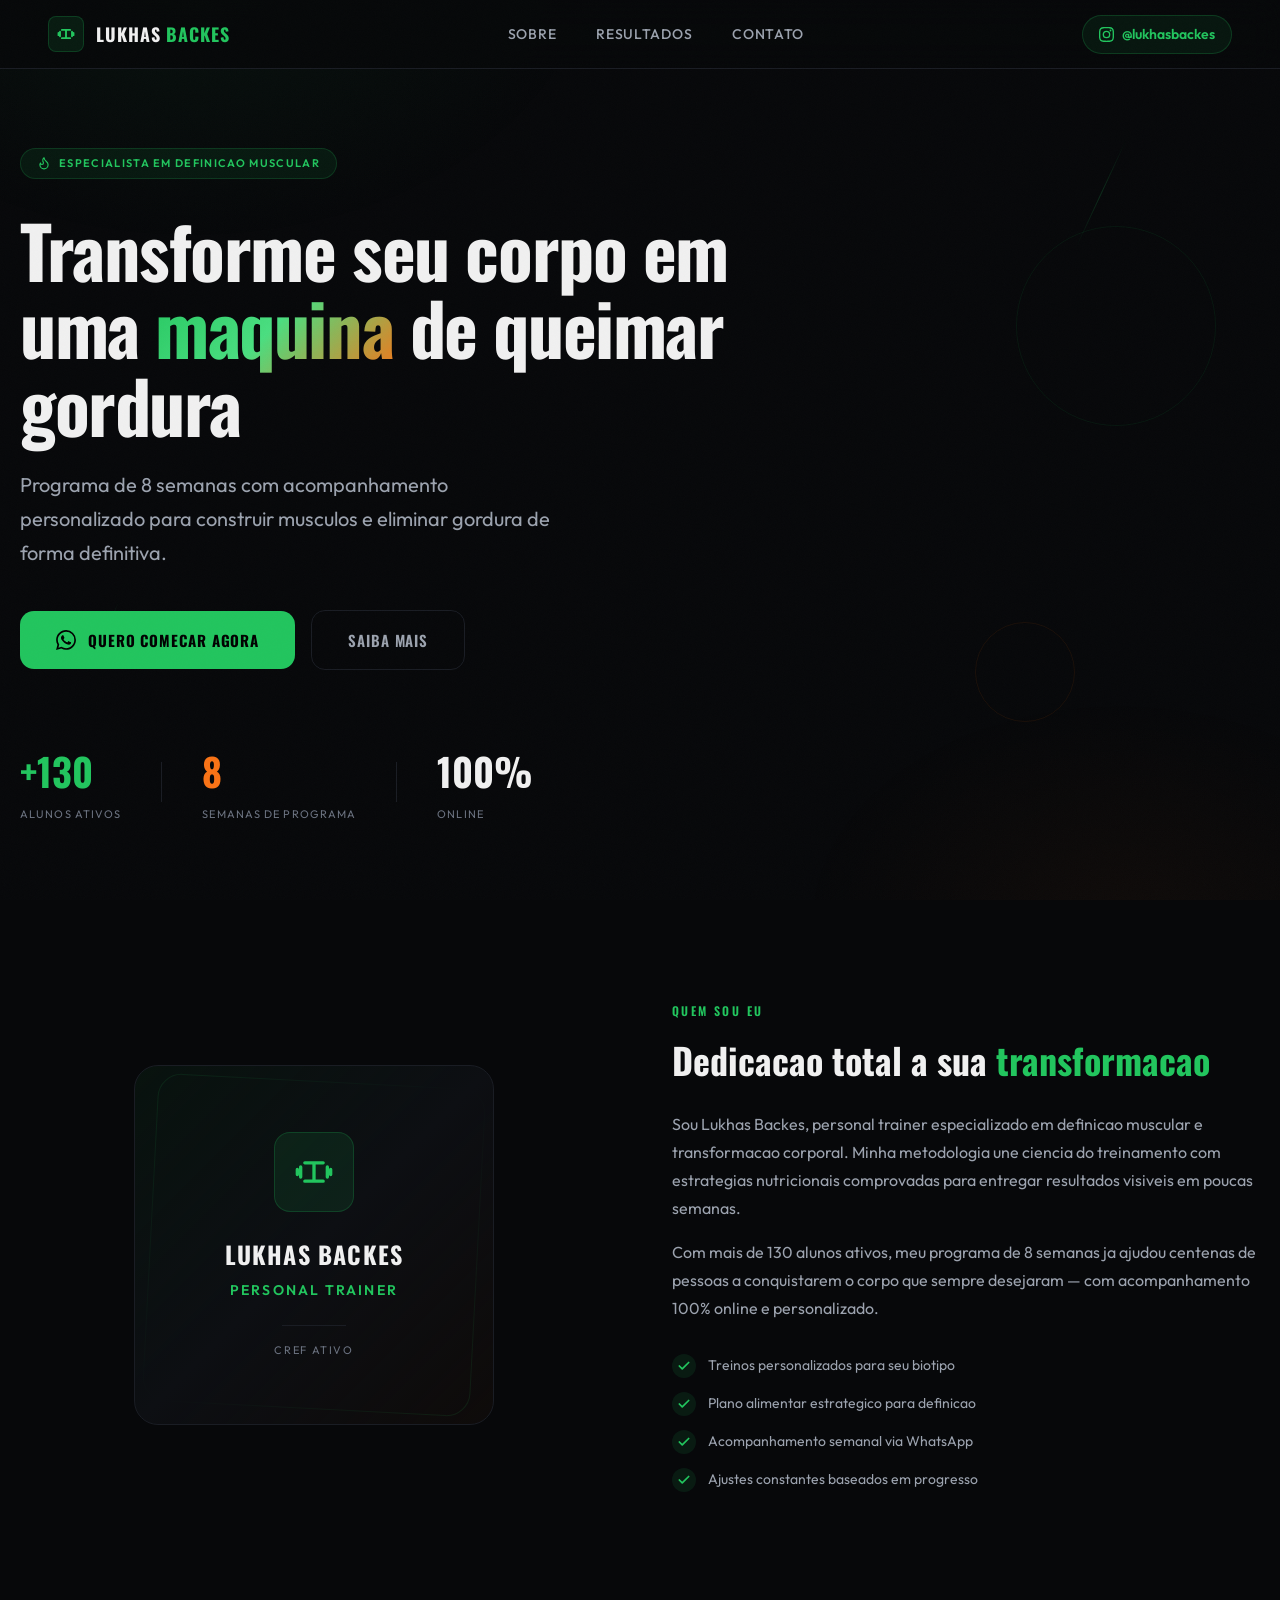
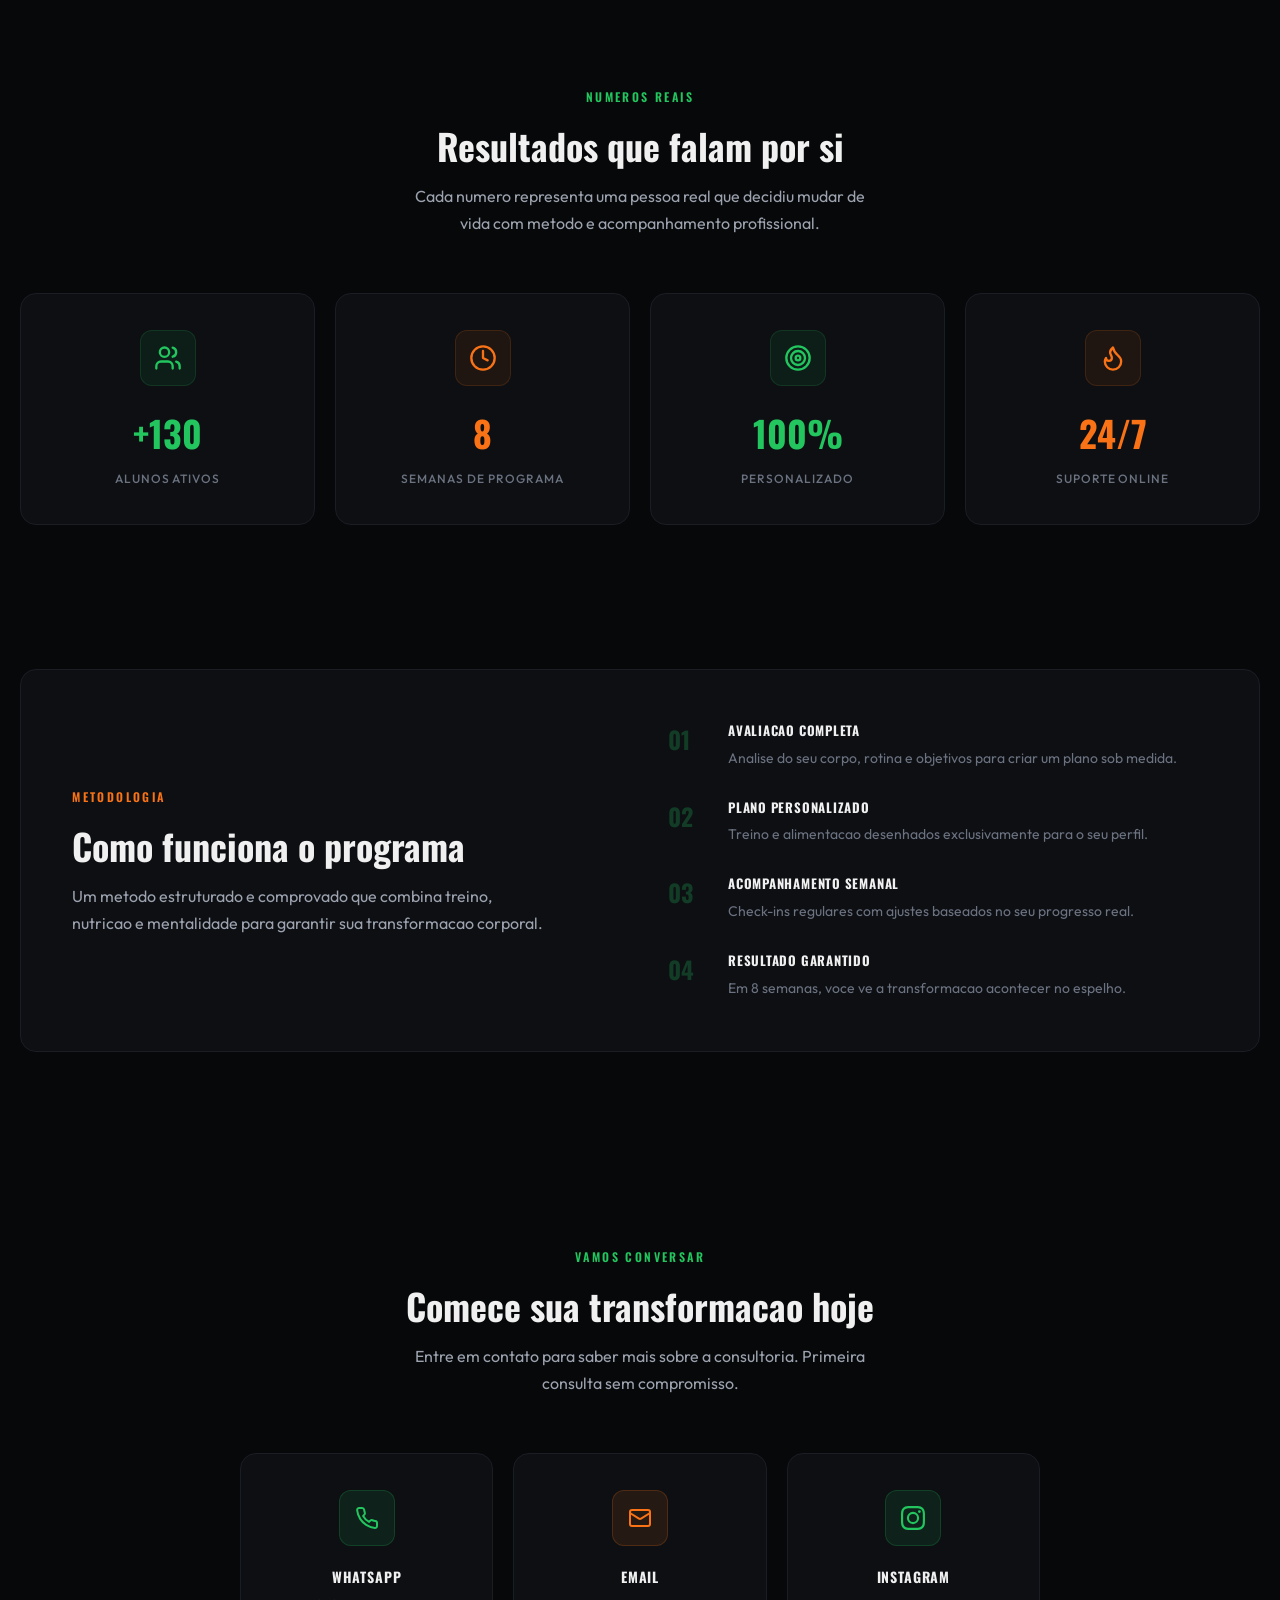
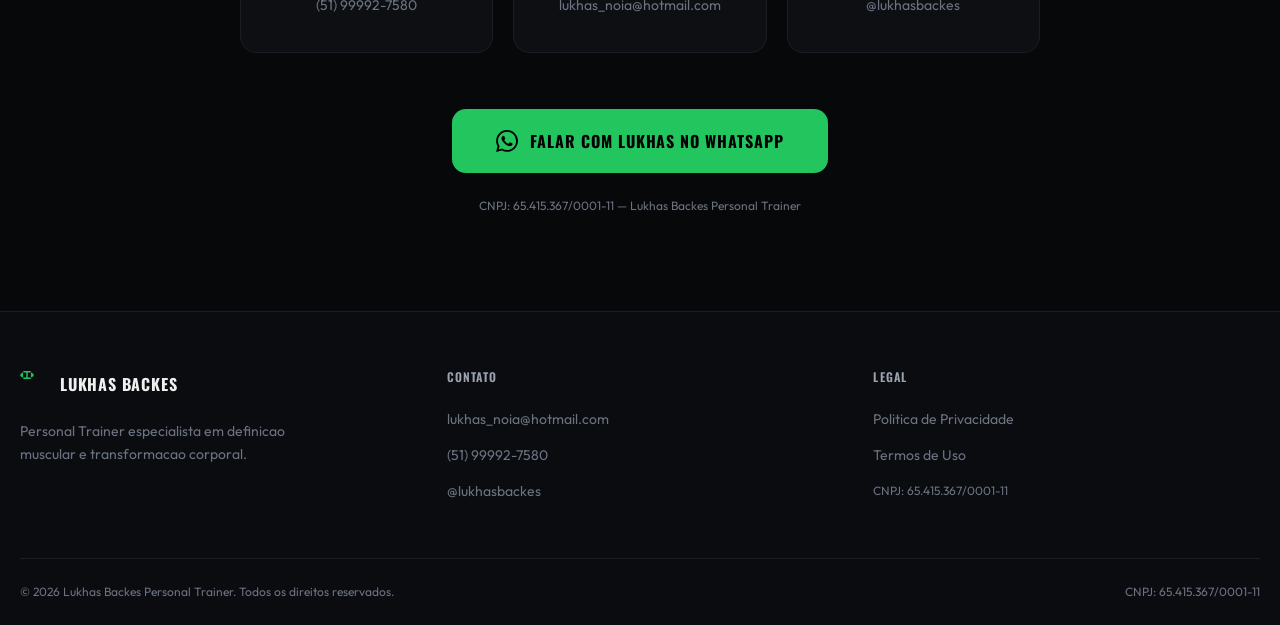
<file: index.html>
<!DOCTYPE html>
<html lang="pt-BR">
<head>
  <meta charset="UTF-8">
  <meta name="viewport" content="width=device-width, initial-scale=1.0">
  <title>Lukhas Backes | Personal Trainer - Especialista em Definicao Muscular</title>
  <meta name="description" content="Transforme seu corpo em 8 semanas com Lukhas Backes. Personal trainer especialista em definicao muscular e transformacao corporal. +130 alunos ativos.">
  <meta name="keywords" content="personal trainer, definicao muscular, transformacao corporal, emagrecimento, consultoria fitness, treino online">
  <meta name="author" content="Lukhas Backes">
  <meta name="robots" content="index, follow">
  <link rel="preconnect" href="https://fonts.googleapis.com">
  <link rel="preconnect" href="https://fonts.gstatic.com" crossorigin>
  <link href="https://fonts.googleapis.com/css2?family=Oswald:wght@400;500;600;700&family=Outfit:wght@300;400;500;600;700&display=swap" rel="stylesheet">
  <link rel="stylesheet" href="assets/style.css">
</head>
<body>

<!-- Ambient glow -->
<div class="bg-glow"></div>

<!-- ========== HEADER ========== -->
<header class="header">
  <nav>
    <a href="./" class="logo">
      <div class="logo-icon">
        <svg width="18" height="18" viewBox="0 0 24 24" fill="none" stroke="#22c55e" stroke-width="2.5" stroke-linecap="round" stroke-linejoin="round"><path d="M6.5 6.5h11M6.5 17.5h11M12 6.5v11M4 9v6M20 9v6M2 10.5v3M22 10.5v3"/></svg>
      </div>
      <div class="logo-text">
        <span>Lukhas</span>
        <span style="color: var(--green)">Backes</span>
      </div>
    </a>
    <div class="nav-links">
      <a href="#sobre">Sobre</a>
      <a href="#resultados">Resultados</a>
      <a href="#contato">Contato</a>
    </div>
    <a href="https://instagram.com/lukhasbackes" target="_blank" rel="noopener noreferrer" class="insta-btn">
      <svg width="15" height="15" viewBox="0 0 24 24" fill="#22c55e"><path d="M12 2.163c3.204 0 3.584.012 4.85.07 3.252.148 4.771 1.691 4.919 4.919.058 1.265.069 1.645.069 4.849 0 3.205-.012 3.584-.069 4.849-.149 3.225-1.664 4.771-4.919 4.919-1.266.058-1.644.07-4.85.07-3.204 0-3.584-.012-4.849-.07-3.26-.149-4.771-1.699-4.919-4.92-.058-1.265-.07-1.644-.07-4.849 0-3.204.013-3.583.07-4.849.149-3.227 1.664-4.771 4.919-4.919 1.266-.057 1.645-.069 4.849-.069zM12 0C8.741 0 8.333.014 7.053.072 2.695.272.273 2.69.073 7.052.014 8.333 0 8.741 0 12c0 3.259.014 3.668.072 4.948.2 4.358 2.618 6.78 6.98 6.98C8.333 23.986 8.741 24 12 24c3.259 0 3.668-.014 4.948-.072 4.354-.2 6.782-2.618 6.979-6.98.059-1.28.073-1.689.073-4.948 0-3.259-.014-3.667-.072-4.947-.196-4.354-2.617-6.78-6.979-6.98C15.668.014 15.259 0 12 0zm0 5.838a6.162 6.162 0 100 12.324 6.162 6.162 0 000-12.324zM12 16a4 4 0 110-8 4 4 0 010 8zm6.406-11.845a1.44 1.44 0 100 2.881 1.44 1.44 0 000-2.881z"/></svg>
      <span>@lukhasbackes</span>
    </a>
  </nav>
</header>

<!-- ========== HERO ========== -->
<section class="hero">
  <div class="deco">
    <div class="diagonal-line" style="top:15%;right:14%"></div>
    <div class="diagonal-line" style="bottom:25%;left:8%;height:80px"></div>
    <div class="deco-circle" style="top:25%;right:5%;width:200px;height:200px;border:1px solid rgba(34,197,94,0.08)"></div>
    <div class="deco-circle" style="bottom:20%;right:16%;width:100px;height:100px;border:1px solid rgba(249,115,22,0.08)"></div>
  </div>
  <div class="container">
    <div class="hero-inner">
      <div class="hero-content">
        <!-- Badge -->
        <div class="badge fade-up">
          <svg width="14" height="14" viewBox="0 0 24 24" fill="none" stroke="currentColor" stroke-width="2" stroke-linecap="round" stroke-linejoin="round"><path d="M8.5 14.5A2.5 2.5 0 0011 12c0-1.38-.5-2-1-3-1.072-2.143-.224-4.054 2-6 .5 2.5 2 4.9 4 6.5 2 1.6 3 3.5 3 5.5a7 7 0 11-14 0c0-1.153.433-2.294 1-3a2.5 2.5 0 002.5 2.5z"/></svg>
          Especialista em Definicao Muscular
        </div>

        <!-- Headline -->
        <h1 class="fade-up fade-up-1">
          Transforme seu corpo em uma <span class="gradient">maquina</span> de queimar gordura
        </h1>

        <!-- Subtitle -->
        <p class="subtitle fade-up fade-up-2">
          Programa de 8 semanas com acompanhamento personalizado para construir musculos e eliminar gordura de forma definitiva.
        </p>

        <!-- CTAs -->
        <div class="ctas fade-up fade-up-3">
          <a href="https://wa.me/5551999927580?text=Oi%20Lukhas!%20Quero%20saber%20mais%20sobre%20a%20consultoria" target="_blank" rel="noopener noreferrer" class="cta-btn">
            <svg width="20" height="20" viewBox="0 0 24 24" fill="currentColor"><path d="M17.472 14.382c-.297-.149-1.758-.867-2.03-.967-.273-.099-.471-.148-.67.15-.197.297-.767.966-.94 1.164-.173.199-.347.223-.644.075-.297-.15-1.255-.463-2.39-1.475-.883-.788-1.48-1.761-1.653-2.059-.173-.297-.018-.458.13-.606.134-.133.298-.347.446-.52.149-.174.198-.298.298-.497.099-.198.05-.371-.025-.52-.075-.149-.669-1.612-.916-2.207-.242-.579-.487-.5-.669-.51-.173-.008-.371-.01-.57-.01-.198 0-.52.074-.792.372-.272.297-1.04 1.016-1.04 2.479 0 1.462 1.065 2.875 1.213 3.074.149.198 2.096 3.2 5.077 4.487.709.306 1.262.489 1.694.625.712.227 1.36.195 1.871.118.571-.085 1.758-.719 2.006-1.413.248-.694.248-1.289.173-1.413-.074-.124-.272-.198-.57-.347m-5.421 7.403h-.004a9.87 9.87 0 01-5.031-1.378l-.361-.214-3.741.982.998-3.648-.235-.374a9.86 9.86 0 01-1.51-5.26c.001-5.45 4.436-9.884 9.888-9.884 2.64 0 5.122 1.03 6.988 2.898a9.825 9.825 0 012.893 6.994c-.003 5.45-4.437 9.884-9.885 9.884m8.413-18.297A11.815 11.815 0 0012.05 0C5.495 0 .16 5.335.157 11.892c0 2.096.547 4.142 1.588 5.945L.057 24l6.305-1.654a11.882 11.882 0 005.683 1.448h.005c6.554 0 11.89-5.335 11.893-11.893a11.821 11.821 0 00-3.48-8.413z"/></svg>
            Quero comecar agora
          </a>
          <a href="#sobre" class="btn-secondary">Saiba mais</a>
        </div>
      </div>

      <!-- Stats -->
      <div class="stats-row fade-up fade-up-4">
        <div>
          <div class="stat-value" style="color: var(--green)">+130</div>
          <p class="stat-label">Alunos ativos</p>
        </div>
        <div class="stats-divider"></div>
        <div>
          <div class="stat-value" style="color: var(--orange)">8</div>
          <p class="stat-label">Semanas de programa</p>
        </div>
        <div class="stats-divider"></div>
        <div>
          <div class="stat-value">100%</div>
          <p class="stat-label">Online</p>
        </div>
      </div>
    </div>
  </div>
</section>

<!-- ========== SOBRE ========== -->
<section id="sobre" class="section">
  <div class="container">
    <!-- Desktop -->
    <div class="sobre-grid">
      <div style="display:flex;justify-content:center">
        <div class="perfil-wrapper">
          <div class="perfil-bg"></div>
          <div class="perfil-card">
            <div class="perfil-icon">
              <svg width="40" height="40" viewBox="0 0 24 24" fill="none" stroke="currentColor" stroke-width="2" stroke-linecap="round" stroke-linejoin="round"><path d="M6.5 6.5h11M6.5 17.5h11M12 6.5v11M4 9v6M20 9v6M2 10.5v3M22 10.5v3"/></svg>
            </div>
            <span class="name">Lukhas Backes</span>
            <span class="role">Personal Trainer</span>
            <div class="divider"></div>
            <p class="cref">CREF Ativo</p>
          </div>
        </div>
      </div>
      <div class="sobre-text">
        <span class="section-label" style="color: var(--green)">Quem sou eu</span>
        <h2 class="section-title">Dedicacao total a sua <span style="color: var(--green)">transformacao</span></h2>
        <div class="paragraphs">
          <p>Sou Lukhas Backes, personal trainer especializado em definicao muscular e transformacao corporal. Minha metodologia une ciencia do treinamento com estrategias nutricionais comprovadas para entregar resultados visiveis em poucas semanas.</p>
          <p>Com mais de 130 alunos ativos, meu programa de 8 semanas ja ajudou centenas de pessoas a conquistarem o corpo que sempre desejaram &mdash; com acompanhamento 100% online e personalizado.</p>
        </div>
        <ul class="checklist">
          <li><span class="check-icon"><svg width="14" height="14" viewBox="0 0 24 24" fill="none" stroke="#22c55e" stroke-width="3" stroke-linecap="round" stroke-linejoin="round"><path d="M20 6L9 17l-5-5"/></svg></span><span>Treinos personalizados para seu biotipo</span></li>
          <li><span class="check-icon"><svg width="14" height="14" viewBox="0 0 24 24" fill="none" stroke="#22c55e" stroke-width="3" stroke-linecap="round" stroke-linejoin="round"><path d="M20 6L9 17l-5-5"/></svg></span><span>Plano alimentar estrategico para definicao</span></li>
          <li><span class="check-icon"><svg width="14" height="14" viewBox="0 0 24 24" fill="none" stroke="#22c55e" stroke-width="3" stroke-linecap="round" stroke-linejoin="round"><path d="M20 6L9 17l-5-5"/></svg></span><span>Acompanhamento semanal via WhatsApp</span></li>
          <li><span class="check-icon"><svg width="14" height="14" viewBox="0 0 24 24" fill="none" stroke="#22c55e" stroke-width="3" stroke-linecap="round" stroke-linejoin="round"><path d="M20 6L9 17l-5-5"/></svg></span><span>Ajustes constantes baseados em progresso</span></li>
        </ul>
      </div>
    </div>

    <!-- Mobile -->
    <div class="sobre-mobile">
      <div style="display:flex;justify-content:center">
        <div class="perfil-wrapper mobile">
          <div class="perfil-bg" style="inset:12px"></div>
          <div class="perfil-card" style="padding:24px">
            <div class="perfil-icon" style="width:64px;height:64px;margin-bottom:20px">
              <svg width="32" height="32" viewBox="0 0 24 24" fill="none" stroke="currentColor" stroke-width="2" stroke-linecap="round" stroke-linejoin="round"><path d="M6.5 6.5h11M6.5 17.5h11M12 6.5v11M4 9v6M20 9v6M2 10.5v3M22 10.5v3"/></svg>
            </div>
            <span class="name" style="font-size:1.25rem">Lukhas Backes</span>
            <span class="role" style="font-size:12px;margin-top:6px">Personal Trainer</span>
            <div class="divider" style="margin-top:20px;width:48px"></div>
            <p class="cref" style="margin-top:12px;font-size:10px">CREF Ativo</p>
          </div>
        </div>
      </div>
      <div class="sobre-text">
        <span class="section-label" style="color: var(--green)">Quem sou eu</span>
        <h2 class="section-title" style="font-size:1.75rem">Dedicacao total a sua <span style="color: var(--green)">transformacao</span></h2>
        <div class="paragraphs" style="margin-top:24px;gap:14px;font-size:15px">
          <p>Sou Lukhas Backes, personal trainer especializado em definicao muscular e transformacao corporal. Minha metodologia une ciencia do treinamento com estrategias nutricionais comprovadas.</p>
          <p>Com mais de 130 alunos ativos, meu programa de 8 semanas ja ajudou centenas de pessoas a conquistarem o corpo que sempre desejaram.</p>
        </div>
        <ul class="checklist" style="margin-top:28px;gap:12px">
          <li><span class="check-icon" style="width:22px;height:22px"><svg width="14" height="14" viewBox="0 0 24 24" fill="none" stroke="#22c55e" stroke-width="3" stroke-linecap="round" stroke-linejoin="round"><path d="M20 6L9 17l-5-5"/></svg></span><span>Treinos personalizados para seu biotipo</span></li>
          <li><span class="check-icon" style="width:22px;height:22px"><svg width="14" height="14" viewBox="0 0 24 24" fill="none" stroke="#22c55e" stroke-width="3" stroke-linecap="round" stroke-linejoin="round"><path d="M20 6L9 17l-5-5"/></svg></span><span>Plano alimentar estrategico para definicao</span></li>
          <li><span class="check-icon" style="width:22px;height:22px"><svg width="14" height="14" viewBox="0 0 24 24" fill="none" stroke="#22c55e" stroke-width="3" stroke-linecap="round" stroke-linejoin="round"><path d="M20 6L9 17l-5-5"/></svg></span><span>Acompanhamento semanal via WhatsApp</span></li>
          <li><span class="check-icon" style="width:22px;height:22px"><svg width="14" height="14" viewBox="0 0 24 24" fill="none" stroke="#22c55e" stroke-width="3" stroke-linecap="round" stroke-linejoin="round"><path d="M20 6L9 17l-5-5"/></svg></span><span>Ajustes constantes baseados em progresso</span></li>
        </ul>
      </div>
    </div>
  </div>
</section>

<!-- ========== RESULTADOS ========== -->
<section id="resultados" class="section">
  <div class="container">
    <div style="text-align:center;margin-bottom:56px">
      <span class="section-label" style="color: var(--green)">Numeros reais</span>
      <h2 class="section-title">Resultados que falam por si</h2>
      <p class="section-desc centered">Cada numero representa uma pessoa real que decidiu mudar de vida com metodo e acompanhamento profissional.</p>
    </div>
    <div class="stats-grid">
      <!-- Alunos -->
      <div class="stat-card">
        <div class="icon-wrap" style="color:#22c55e;background:rgba(34,197,94,0.08);border:1px solid rgba(34,197,94,0.15)">
          <svg width="28" height="28" viewBox="0 0 24 24" fill="none" stroke="currentColor" stroke-width="2" stroke-linecap="round" stroke-linejoin="round"><path d="M16 21v-2a4 4 0 00-4-4H6a4 4 0 00-4 4v2"/><circle cx="9" cy="7" r="4"/><path d="M22 21v-2a4 4 0 00-3-3.87M16 3.13a4 4 0 010 7.75"/></svg>
        </div>
        <div class="value" style="color:#22c55e">+130</div>
        <p class="label">Alunos ativos</p>
      </div>
      <!-- Semanas -->
      <div class="stat-card">
        <div class="icon-wrap" style="color:#f97316;background:rgba(249,115,22,0.08);border:1px solid rgba(249,115,22,0.15)">
          <svg width="28" height="28" viewBox="0 0 24 24" fill="none" stroke="currentColor" stroke-width="2" stroke-linecap="round" stroke-linejoin="round"><circle cx="12" cy="12" r="10"/><path d="M12 6v6l4 2"/></svg>
        </div>
        <div class="value" style="color:#f97316">8</div>
        <p class="label">Semanas de programa</p>
      </div>
      <!-- Personalizado -->
      <div class="stat-card">
        <div class="icon-wrap" style="color:#22c55e;background:rgba(34,197,94,0.08);border:1px solid rgba(34,197,94,0.15)">
          <svg width="28" height="28" viewBox="0 0 24 24" fill="none" stroke="currentColor" stroke-width="2" stroke-linecap="round" stroke-linejoin="round"><circle cx="12" cy="12" r="10"/><circle cx="12" cy="12" r="6"/><circle cx="12" cy="12" r="2"/></svg>
        </div>
        <div class="value" style="color:#22c55e">100%</div>
        <p class="label">Personalizado</p>
      </div>
      <!-- Suporte -->
      <div class="stat-card">
        <div class="icon-wrap" style="color:#f97316;background:rgba(249,115,22,0.08);border:1px solid rgba(249,115,22,0.15)">
          <svg width="28" height="28" viewBox="0 0 24 24" fill="none" stroke="currentColor" stroke-width="2" stroke-linecap="round" stroke-linejoin="round"><path d="M8.5 14.5A2.5 2.5 0 0011 12c0-1.38-.5-2-1-3-1.072-2.143-.224-4.054 2-6 .5 2.5 2 4.9 4 6.5 2 1.6 3 3.5 3 5.5a7 7 0 11-14 0c0-1.153.433-2.294 1-3a2.5 2.5 0 002.5 2.5z"/></svg>
        </div>
        <div class="value" style="color:#f97316">24/7</div>
        <p class="label">Suporte online</p>
      </div>
    </div>
  </div>
</section>

<!-- ========== METODOLOGIA ========== -->
<section style="padding: 48px 0 96px">
  <div class="container">
    <div class="metodo-box">
      <!-- Desktop -->
      <div class="metodo-grid">
        <div>
          <span class="section-label" style="color: var(--orange)">Metodologia</span>
          <h2 class="section-title">Como funciona o programa</h2>
          <p class="section-desc">Um metodo estruturado e comprovado que combina treino, nutricao e mentalidade para garantir sua transformacao corporal.</p>
        </div>
        <div class="steps">
          <div class="step"><span class="step-num">01</span><div><h4>Avaliacao Completa</h4><p>Analise do seu corpo, rotina e objetivos para criar um plano sob medida.</p></div></div>
          <div class="step"><span class="step-num">02</span><div><h4>Plano Personalizado</h4><p>Treino e alimentacao desenhados exclusivamente para o seu perfil.</p></div></div>
          <div class="step"><span class="step-num">03</span><div><h4>Acompanhamento Semanal</h4><p>Check-ins regulares com ajustes baseados no seu progresso real.</p></div></div>
          <div class="step"><span class="step-num">04</span><div><h4>Resultado Garantido</h4><p>Em 8 semanas, voce ve a transformacao acontecer no espelho.</p></div></div>
        </div>
      </div>
      <!-- Mobile -->
      <div class="metodo-mobile">
        <div>
          <span class="section-label" style="color: var(--orange)">Metodologia</span>
          <h2 class="section-title" style="font-size:1.5rem;margin-top:14px">Como funciona o programa</h2>
          <p class="section-desc" style="font-size:15px;margin-top:16px">Um metodo estruturado e comprovado que combina treino, nutricao e mentalidade para garantir sua transformacao corporal.</p>
        </div>
        <div class="steps" style="gap:24px">
          <div class="step" style="gap:16px"><span class="step-num" style="font-size:1.25rem;width:32px">01</span><div><h4 style="font-size:12px">Avaliacao Completa</h4><p style="font-size:13px;margin-top:4px;line-height:1.6">Analise do seu corpo, rotina e objetivos para criar um plano sob medida.</p></div></div>
          <div class="step" style="gap:16px"><span class="step-num" style="font-size:1.25rem;width:32px">02</span><div><h4 style="font-size:12px">Plano Personalizado</h4><p style="font-size:13px;margin-top:4px;line-height:1.6">Treino e alimentacao desenhados exclusivamente para o seu perfil.</p></div></div>
          <div class="step" style="gap:16px"><span class="step-num" style="font-size:1.25rem;width:32px">03</span><div><h4 style="font-size:12px">Acompanhamento Semanal</h4><p style="font-size:13px;margin-top:4px;line-height:1.6">Check-ins regulares com ajustes baseados no seu progresso real.</p></div></div>
          <div class="step" style="gap:16px"><span class="step-num" style="font-size:1.25rem;width:32px">04</span><div><h4 style="font-size:12px">Resultado Garantido</h4><p style="font-size:13px;margin-top:4px;line-height:1.6">Em 8 semanas, voce ve a transformacao acontecer no espelho.</p></div></div>
        </div>
      </div>
    </div>
  </div>
</section>

<!-- ========== CONTATO ========== -->
<section id="contato" class="section">
  <div class="container">
    <div style="text-align:center;margin-bottom:56px">
      <span class="section-label" style="color: var(--green)">Vamos conversar</span>
      <h2 class="section-title">Comece sua transformacao hoje</h2>
      <p class="section-desc centered">Entre em contato para saber mais sobre a consultoria. Primeira consulta sem compromisso.</p>
    </div>
    <div class="contact-grid">
      <!-- WhatsApp -->
      <a href="https://wa.me/5551999927580?text=Oi%20Lukhas!%20Quero%20saber%20mais%20sobre%20a%20consultoria" target="_blank" rel="noopener noreferrer" class="contact-card">
        <div class="icon-wrap" style="color:#22c55e;background:rgba(34,197,94,0.1);border:1px solid rgba(34,197,94,0.2)">
          <svg width="24" height="24" viewBox="0 0 24 24" fill="none" stroke="currentColor" stroke-width="2" stroke-linecap="round" stroke-linejoin="round"><path d="M22 16.92v3a2 2 0 01-2.18 2 19.79 19.79 0 01-8.63-3.07 19.5 19.5 0 01-6-6 19.79 19.79 0 01-3.07-8.67A2 2 0 014.11 2h3a2 2 0 012 1.72c.127.96.361 1.903.7 2.81a2 2 0 01-.45 2.11L8.09 9.91a16 16 0 006 6l1.27-1.27a2 2 0 012.11-.45c.907.339 1.85.573 2.81.7A2 2 0 0122 16.92z"/></svg>
        </div>
        <h4>WhatsApp</h4>
        <span class="info">(51) 99992-7580</span>
      </a>
      <!-- Email -->
      <a href="mailto:lukhas_noia@hotmail.com" class="contact-card">
        <div class="icon-wrap" style="color:#f97316;background:rgba(249,115,22,0.1);border:1px solid rgba(249,115,22,0.2)">
          <svg width="24" height="24" viewBox="0 0 24 24" fill="none" stroke="currentColor" stroke-width="2" stroke-linecap="round" stroke-linejoin="round"><rect width="20" height="16" x="2" y="4" rx="2"/><path d="m22 7-8.97 5.7a1.94 1.94 0 01-2.06 0L2 7"/></svg>
        </div>
        <h4>Email</h4>
        <span class="info">lukhas_noia@hotmail.com</span>
      </a>
      <!-- Instagram -->
      <a href="https://instagram.com/lukhasbackes" target="_blank" rel="noopener noreferrer" class="contact-card">
        <div class="icon-wrap" style="color:#22c55e;background:rgba(34,197,94,0.1);border:1px solid rgba(34,197,94,0.2)">
          <svg width="24" height="24" viewBox="0 0 24 24" fill="currentColor"><path d="M12 2.163c3.204 0 3.584.012 4.85.07 3.252.148 4.771 1.691 4.919 4.919.058 1.265.069 1.645.069 4.849 0 3.205-.012 3.584-.069 4.849-.149 3.225-1.664 4.771-4.919 4.919-1.266.058-1.644.07-4.85.07-3.204 0-3.584-.012-4.849-.07-3.26-.149-4.771-1.699-4.919-4.92-.058-1.265-.07-1.644-.07-4.849 0-3.204.013-3.583.07-4.849.149-3.227 1.664-4.771 4.919-4.919 1.266-.057 1.645-.069 4.849-.069zM12 0C8.741 0 8.333.014 7.053.072 2.695.272.273 2.69.073 7.052.014 8.333 0 8.741 0 12c0 3.259.014 3.668.072 4.948.2 4.358 2.618 6.78 6.98 6.98C8.333 23.986 8.741 24 12 24c3.259 0 3.668-.014 4.948-.072 4.354-.2 6.782-2.618 6.979-6.98.059-1.28.073-1.689.073-4.948 0-3.259-.014-3.667-.072-4.947-.196-4.354-2.617-6.78-6.979-6.98C15.668.014 15.259 0 12 0zm0 5.838a6.162 6.162 0 100 12.324 6.162 6.162 0 000-12.324zM12 16a4 4 0 110-8 4 4 0 010 8zm6.406-11.845a1.44 1.44 0 100 2.881 1.44 1.44 0 000-2.881z"/></svg>
        </div>
        <h4>Instagram</h4>
        <span class="info">@lukhasbackes</span>
      </a>
    </div>
    <div class="cta-final">
      <a href="https://wa.me/5551999927580?text=Oi%20Lukhas!%20Quero%20saber%20mais%20sobre%20a%20consultoria" target="_blank" rel="noopener noreferrer" class="cta-btn" style="padding:20px 44px;font-size:16px">
        <svg width="22" height="22" viewBox="0 0 24 24" fill="currentColor"><path d="M17.472 14.382c-.297-.149-1.758-.867-2.03-.967-.273-.099-.471-.148-.67.15-.197.297-.767.966-.94 1.164-.173.199-.347.223-.644.075-.297-.15-1.255-.463-2.39-1.475-.883-.788-1.48-1.761-1.653-2.059-.173-.297-.018-.458.13-.606.134-.133.298-.347.446-.52.149-.174.198-.298.298-.497.099-.198.05-.371-.025-.52-.075-.149-.669-1.612-.916-2.207-.242-.579-.487-.5-.669-.51-.173-.008-.371-.01-.57-.01-.198 0-.52.074-.792.372-.272.297-1.04 1.016-1.04 2.479 0 1.462 1.065 2.875 1.213 3.074.149.198 2.096 3.2 5.077 4.487.709.306 1.262.489 1.694.625.712.227 1.36.195 1.871.118.571-.085 1.758-.719 2.006-1.413.248-.694.248-1.289.173-1.413-.074-.124-.272-.198-.57-.347m-5.421 7.403h-.004a9.87 9.87 0 01-5.031-1.378l-.361-.214-3.741.982.998-3.648-.235-.374a9.86 9.86 0 01-1.51-5.26c.001-5.45 4.436-9.884 9.888-9.884 2.64 0 5.122 1.03 6.988 2.898a9.825 9.825 0 012.893 6.994c-.003 5.45-4.437 9.884-9.885 9.884m8.413-18.297A11.815 11.815 0 0012.05 0C5.495 0 .16 5.335.157 11.892c0 2.096.547 4.142 1.588 5.945L.057 24l6.305-1.654a11.882 11.882 0 005.683 1.448h.005c6.554 0 11.89-5.335 11.893-11.893a11.821 11.821 0 00-3.48-8.413z"/></svg>
        Falar com Lukhas no WhatsApp
      </a>
      <p class="cnpj">CNPJ: 65.415.367/0001-11 &mdash; Lukhas Backes Personal Trainer</p>
    </div>
  </div>
</section>

<!-- ========== FOOTER ========== -->
<footer class="footer">
  <div class="container">
    <div class="footer-grid">
      <div>
        <div class="brand-name">
          <div class="logo-icon" style="width:32px;height:32px">
            <svg width="14" height="14" viewBox="0 0 24 24" fill="none" stroke="#22c55e" stroke-width="2.5" stroke-linecap="round" stroke-linejoin="round"><path d="M6.5 6.5h11M6.5 17.5h11M12 6.5v11M4 9v6M20 9v6M2 10.5v3M22 10.5v3"/></svg>
          </div>
          Lukhas Backes
        </div>
        <p class="brand-text">Personal Trainer especialista em definicao muscular e transformacao corporal.</p>
      </div>
      <div>
        <h4>Contato</h4>
        <ul>
          <li><a href="mailto:lukhas_noia@hotmail.com" style="word-break:break-all">lukhas_noia@hotmail.com</a></li>
          <li><a href="tel:+5551999927580">(51) 99992-7580</a></li>
          <li><a href="https://instagram.com/lukhasbackes" target="_blank" rel="noopener noreferrer">@lukhasbackes</a></li>
        </ul>
      </div>
      <div>
        <h4>Legal</h4>
        <ul>
          <li><a href="privacidade/">Politica de Privacidade</a></li>
          <li><a href="termos/">Termos de Uso</a></li>
          <li class="cnpj-line">CNPJ: 65.415.367/0001-11</li>
        </ul>
      </div>
    </div>
    <div class="footer-bottom">
      <p>&copy; 2026 Lukhas Backes Personal Trainer. Todos os direitos reservados.</p>
      <p>CNPJ: 65.415.367/0001-11</p>
    </div>
  </div>
</footer>

</body>
</html>
</file>
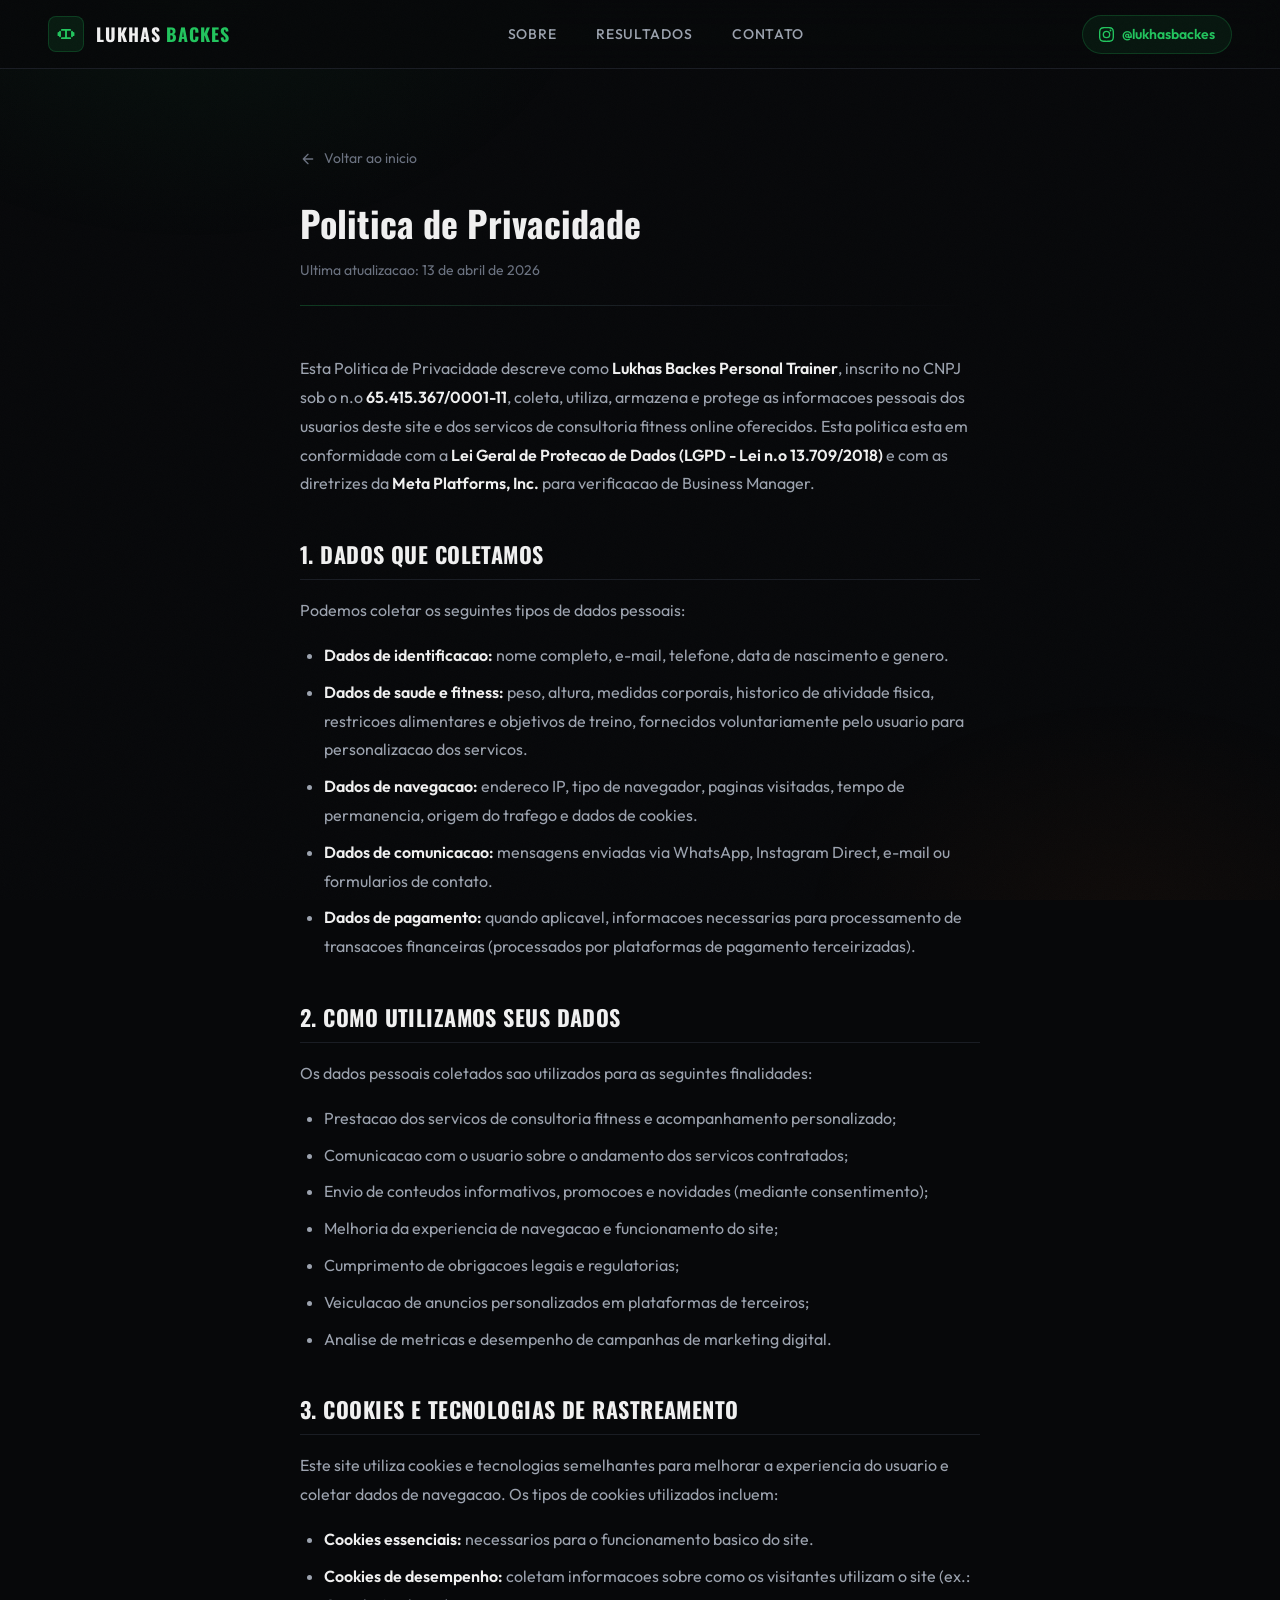
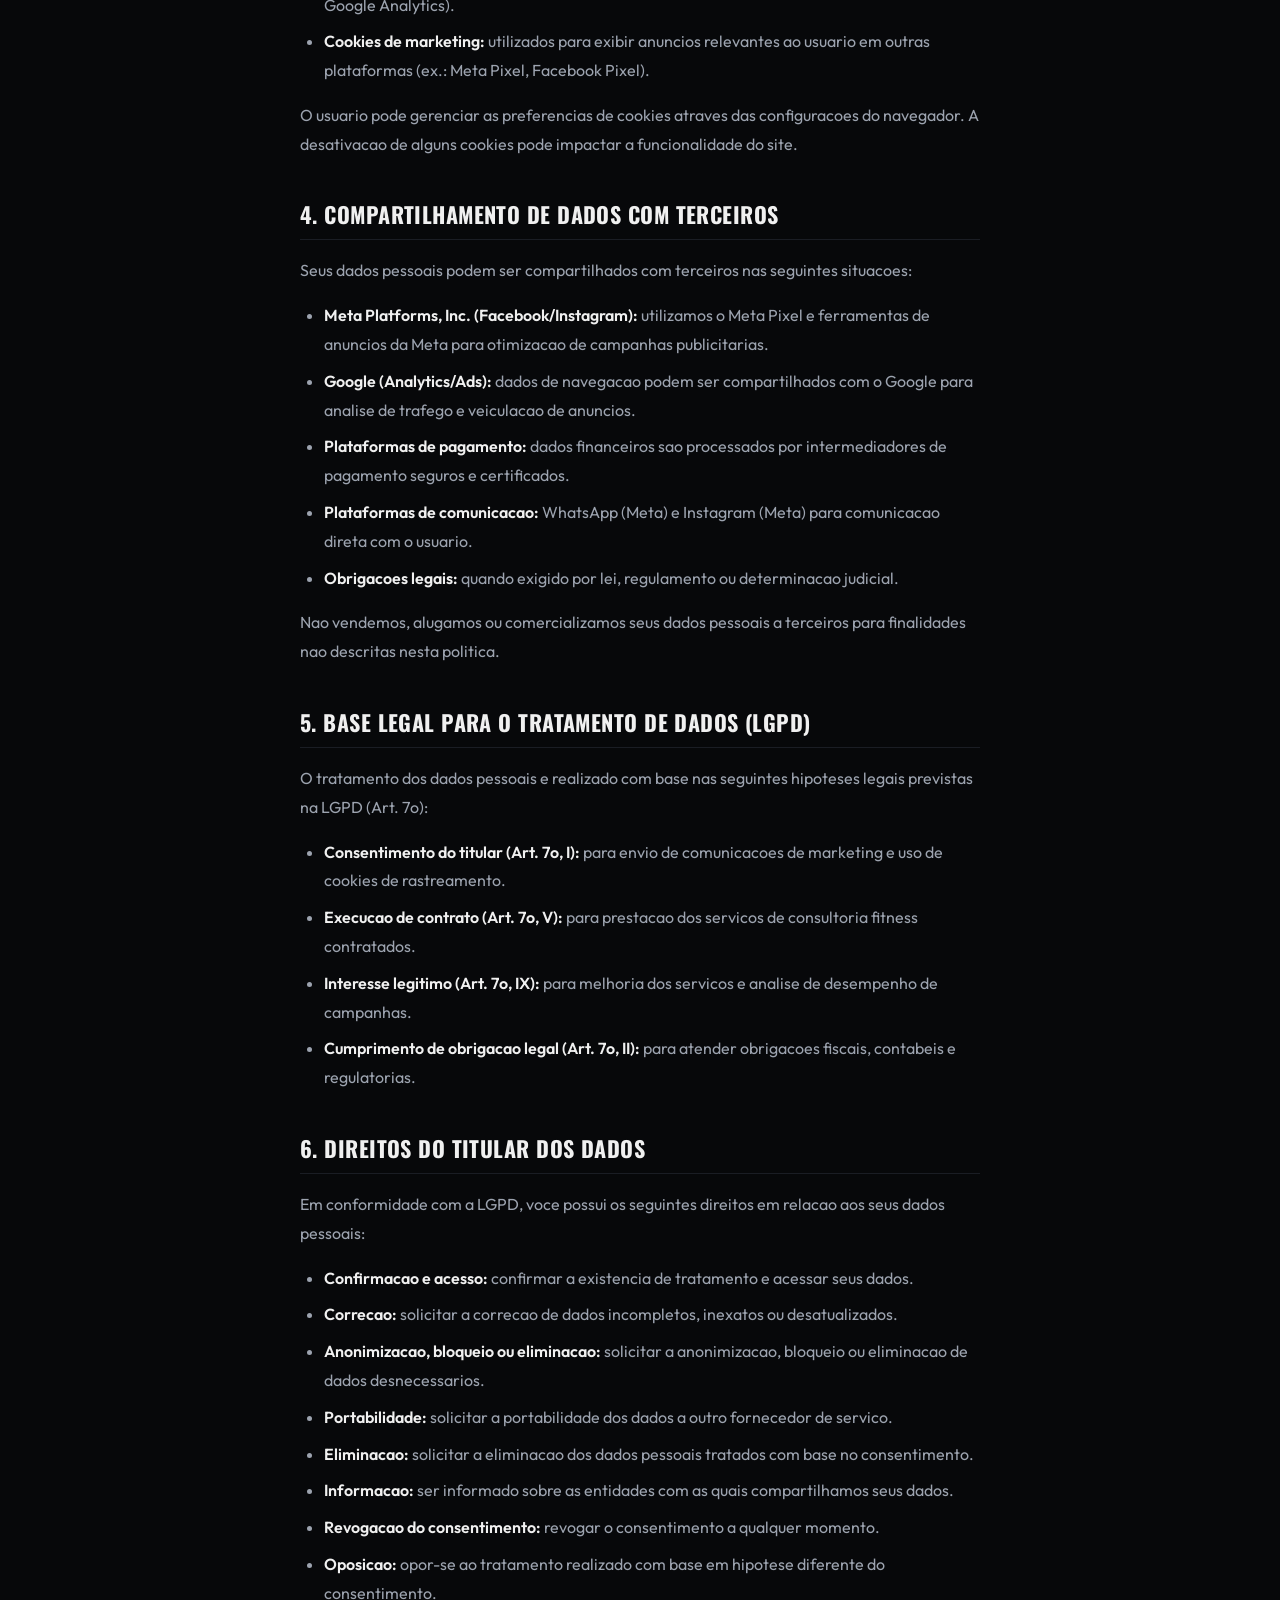
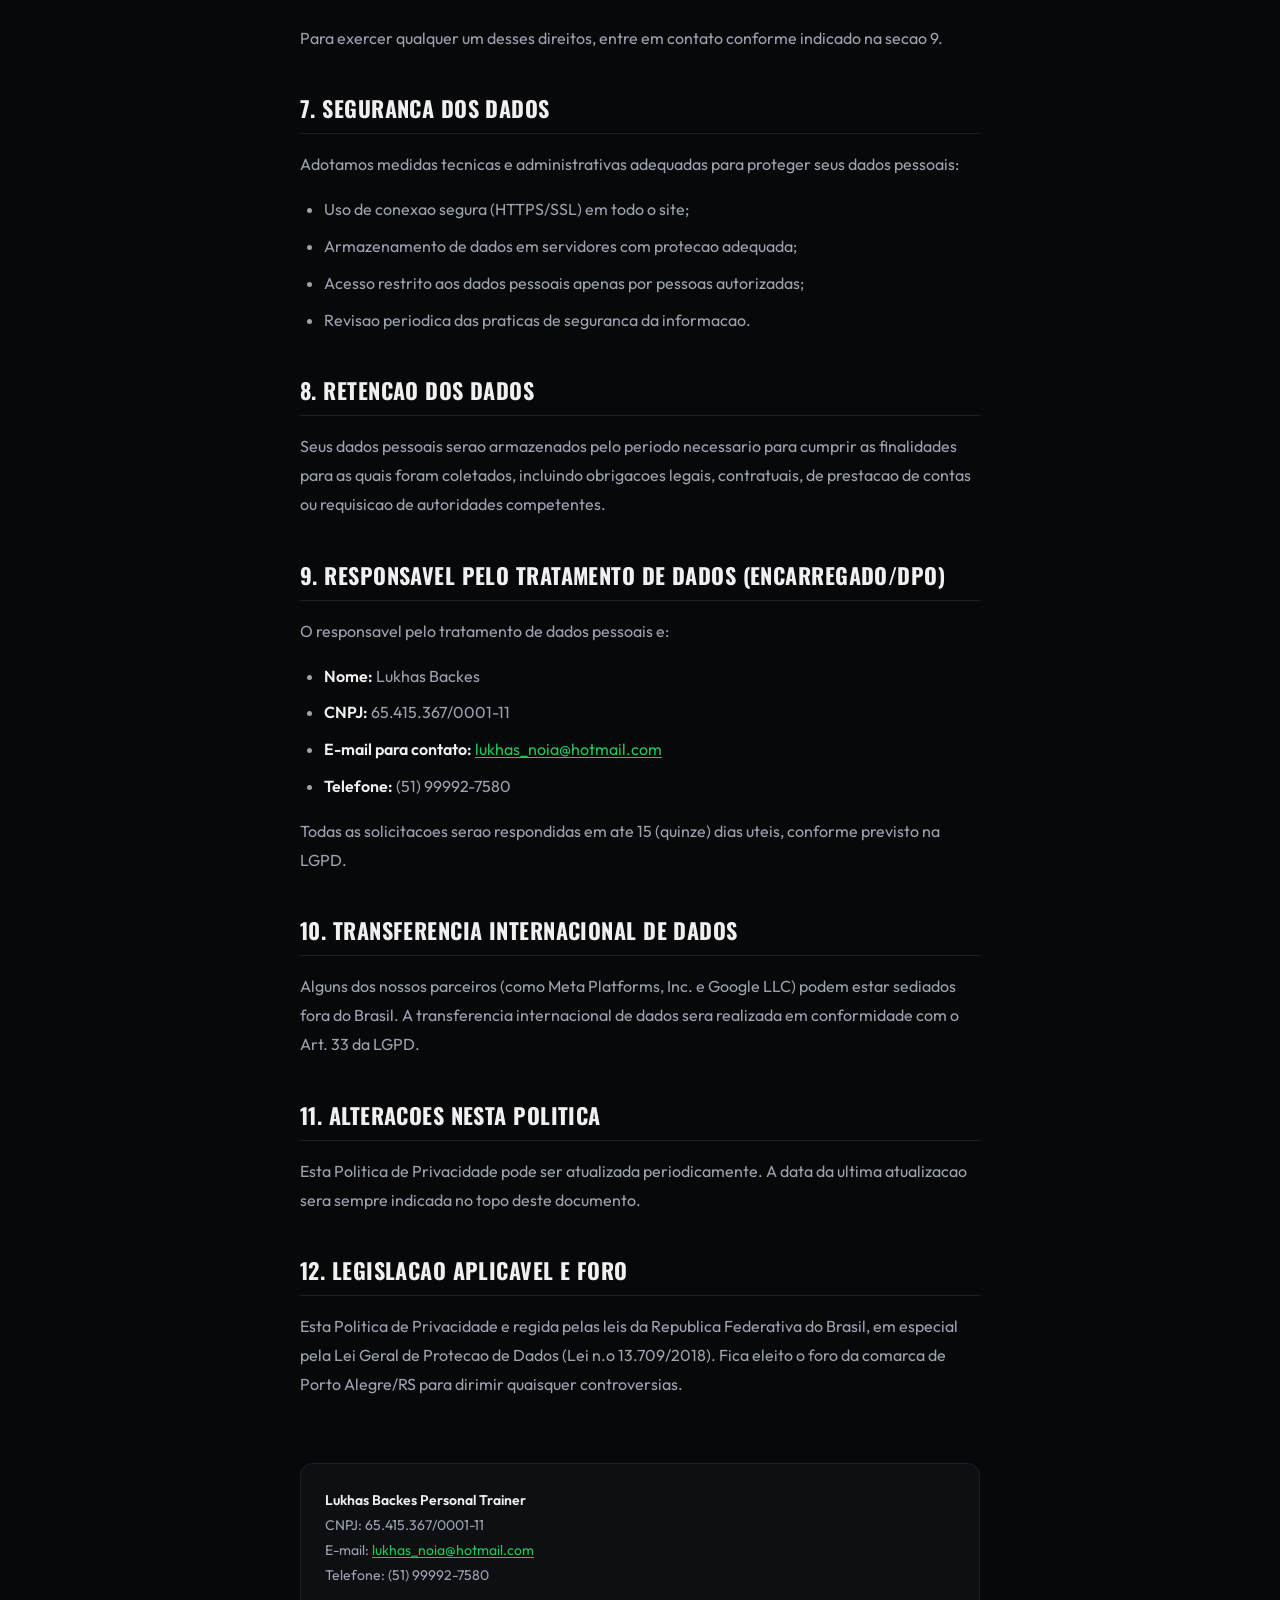
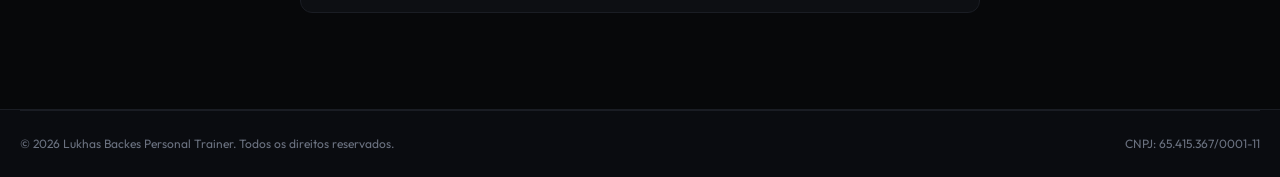
<file: privacidade/index.html>
<!DOCTYPE html>
<html lang="pt-BR">
<head>
  <meta charset="UTF-8">
  <meta name="viewport" content="width=device-width, initial-scale=1.0">
  <title>Politica de Privacidade | Lukhas Backes Personal Trainer</title>
  <meta name="description" content="Politica de privacidade do site Lukhas Backes Personal Trainer. Em conformidade com a LGPD.">
  <link rel="preconnect" href="https://fonts.googleapis.com">
  <link rel="preconnect" href="https://fonts.gstatic.com" crossorigin>
  <link href="https://fonts.googleapis.com/css2?family=Oswald:wght@400;500;600;700&family=Outfit:wght@300;400;500;600;700&display=swap" rel="stylesheet">
  <link rel="stylesheet" href="../assets/style.css">
</head>
<body>

<div class="bg-glow"></div>

<!-- Header -->
<header class="header">
  <nav>
    <a href="../" class="logo">
      <div class="logo-icon">
        <svg width="18" height="18" viewBox="0 0 24 24" fill="none" stroke="#22c55e" stroke-width="2.5" stroke-linecap="round" stroke-linejoin="round"><path d="M6.5 6.5h11M6.5 17.5h11M12 6.5v11M4 9v6M20 9v6M2 10.5v3M22 10.5v3"/></svg>
      </div>
      <div class="logo-text">
        <span>Lukhas</span>
        <span style="color: var(--green)">Backes</span>
      </div>
    </a>
    <div class="nav-links">
      <a href="../#sobre">Sobre</a>
      <a href="../#resultados">Resultados</a>
      <a href="../#contato">Contato</a>
    </div>
    <a href="https://instagram.com/lukhasbackes" target="_blank" rel="noopener noreferrer" class="insta-btn">
      <svg width="15" height="15" viewBox="0 0 24 24" fill="#22c55e"><path d="M12 2.163c3.204 0 3.584.012 4.85.07 3.252.148 4.771 1.691 4.919 4.919.058 1.265.069 1.645.069 4.849 0 3.205-.012 3.584-.069 4.849-.149 3.225-1.664 4.771-4.919 4.919-1.266.058-1.644.07-4.85.07-3.204 0-3.584-.012-4.849-.07-3.26-.149-4.771-1.699-4.919-4.92-.058-1.265-.07-1.644-.07-4.849 0-3.204.013-3.583.07-4.849.149-3.227 1.664-4.771 4.919-4.919 1.266-.057 1.645-.069 4.849-.069zM12 0C8.741 0 8.333.014 7.053.072 2.695.272.273 2.69.073 7.052.014 8.333 0 8.741 0 12c0 3.259.014 3.668.072 4.948.2 4.358 2.618 6.78 6.98 6.98C8.333 23.986 8.741 24 12 24c3.259 0 3.668-.014 4.948-.072 4.354-.2 6.782-2.618 6.979-6.98.059-1.28.073-1.689.073-4.948 0-3.259-.014-3.667-.072-4.947-.196-4.354-2.617-6.78-6.979-6.98C15.668.014 15.259 0 12 0zm0 5.838a6.162 6.162 0 100 12.324 6.162 6.162 0 000-12.324zM12 16a4 4 0 110-8 4 4 0 010 8zm6.406-11.845a1.44 1.44 0 100 2.881 1.44 1.44 0 000-2.881z"/></svg>
      <span>@lukhasbackes</span>
    </a>
  </nav>
</header>

<main style="position:relative;z-index:10;padding-top:68px">
  <section style="padding:80px 0 96px">
    <div style="max-width:720px;margin:0 auto;padding:0 20px">
      <div style="margin-bottom:48px">
        <a href="../" class="legal-back">
          <svg width="16" height="16" viewBox="0 0 24 24" fill="none" stroke="currentColor" stroke-width="2" stroke-linecap="round" stroke-linejoin="round"><path d="M19 12H5M12 19l-7-7 7-7"/></svg>
          Voltar ao inicio
        </a>
        <h1 style="font-family:var(--font-display);font-weight:700;font-size:clamp(1.75rem,4vw,2.25rem);line-height:1.2">Politica de Privacidade</h1>
        <p style="margin-top:16px;font-size:14px;color:var(--subtle)">Ultima atualizacao: 13 de abril de 2026</p>
        <div style="margin-top:24px;height:1px;background:linear-gradient(to right,#22c55e44,#1a1d24,transparent)"></div>
      </div>
      <div class="legal-content">
        <p>Esta Politica de Privacidade descreve como <strong>Lukhas Backes Personal Trainer</strong>, inscrito no CNPJ sob o n.o <strong>65.415.367/0001-11</strong>, coleta, utiliza, armazena e protege as informacoes pessoais dos usuarios deste site e dos servicos de consultoria fitness online oferecidos. Esta politica esta em conformidade com a <strong>Lei Geral de Protecao de Dados (LGPD - Lei n.o 13.709/2018)</strong> e com as diretrizes da <strong>Meta Platforms, Inc.</strong> para verificacao de Business Manager.</p>
        <h2>1. Dados que coletamos</h2>
        <p>Podemos coletar os seguintes tipos de dados pessoais:</p>
        <ul>
          <li><strong>Dados de identificacao:</strong> nome completo, e-mail, telefone, data de nascimento e genero.</li>
          <li><strong>Dados de saude e fitness:</strong> peso, altura, medidas corporais, historico de atividade fisica, restricoes alimentares e objetivos de treino, fornecidos voluntariamente pelo usuario para personalizacao dos servicos.</li>
          <li><strong>Dados de navegacao:</strong> endereco IP, tipo de navegador, paginas visitadas, tempo de permanencia, origem do trafego e dados de cookies.</li>
          <li><strong>Dados de comunicacao:</strong> mensagens enviadas via WhatsApp, Instagram Direct, e-mail ou formularios de contato.</li>
          <li><strong>Dados de pagamento:</strong> quando aplicavel, informacoes necessarias para processamento de transacoes financeiras (processados por plataformas de pagamento terceirizadas).</li>
        </ul>
        <h2>2. Como utilizamos seus dados</h2>
        <p>Os dados pessoais coletados sao utilizados para as seguintes finalidades:</p>
        <ul>
          <li>Prestacao dos servicos de consultoria fitness e acompanhamento personalizado;</li>
          <li>Comunicacao com o usuario sobre o andamento dos servicos contratados;</li>
          <li>Envio de conteudos informativos, promocoes e novidades (mediante consentimento);</li>
          <li>Melhoria da experiencia de navegacao e funcionamento do site;</li>
          <li>Cumprimento de obrigacoes legais e regulatorias;</li>
          <li>Veiculacao de anuncios personalizados em plataformas de terceiros;</li>
          <li>Analise de metricas e desempenho de campanhas de marketing digital.</li>
        </ul>
        <h2>3. Cookies e tecnologias de rastreamento</h2>
        <p>Este site utiliza cookies e tecnologias semelhantes para melhorar a experiencia do usuario e coletar dados de navegacao. Os tipos de cookies utilizados incluem:</p>
        <ul>
          <li><strong>Cookies essenciais:</strong> necessarios para o funcionamento basico do site.</li>
          <li><strong>Cookies de desempenho:</strong> coletam informacoes sobre como os visitantes utilizam o site (ex.: Google Analytics).</li>
          <li><strong>Cookies de marketing:</strong> utilizados para exibir anuncios relevantes ao usuario em outras plataformas (ex.: Meta Pixel, Facebook Pixel).</li>
        </ul>
        <p>O usuario pode gerenciar as preferencias de cookies atraves das configuracoes do navegador. A desativacao de alguns cookies pode impactar a funcionalidade do site.</p>
        <h2>4. Compartilhamento de dados com terceiros</h2>
        <p>Seus dados pessoais podem ser compartilhados com terceiros nas seguintes situacoes:</p>
        <ul>
          <li><strong>Meta Platforms, Inc. (Facebook/Instagram):</strong> utilizamos o Meta Pixel e ferramentas de anuncios da Meta para otimizacao de campanhas publicitarias.</li>
          <li><strong>Google (Analytics/Ads):</strong> dados de navegacao podem ser compartilhados com o Google para analise de trafego e veiculacao de anuncios.</li>
          <li><strong>Plataformas de pagamento:</strong> dados financeiros sao processados por intermediadores de pagamento seguros e certificados.</li>
          <li><strong>Plataformas de comunicacao:</strong> WhatsApp (Meta) e Instagram (Meta) para comunicacao direta com o usuario.</li>
          <li><strong>Obrigacoes legais:</strong> quando exigido por lei, regulamento ou determinacao judicial.</li>
        </ul>
        <p>Nao vendemos, alugamos ou comercializamos seus dados pessoais a terceiros para finalidades nao descritas nesta politica.</p>
        <h2>5. Base legal para o tratamento de dados (LGPD)</h2>
        <p>O tratamento dos dados pessoais e realizado com base nas seguintes hipoteses legais previstas na LGPD (Art. 7o):</p>
        <ul>
          <li><strong>Consentimento do titular (Art. 7o, I):</strong> para envio de comunicacoes de marketing e uso de cookies de rastreamento.</li>
          <li><strong>Execucao de contrato (Art. 7o, V):</strong> para prestacao dos servicos de consultoria fitness contratados.</li>
          <li><strong>Interesse legitimo (Art. 7o, IX):</strong> para melhoria dos servicos e analise de desempenho de campanhas.</li>
          <li><strong>Cumprimento de obrigacao legal (Art. 7o, II):</strong> para atender obrigacoes fiscais, contabeis e regulatorias.</li>
        </ul>
        <h2>6. Direitos do titular dos dados</h2>
        <p>Em conformidade com a LGPD, voce possui os seguintes direitos em relacao aos seus dados pessoais:</p>
        <ul>
          <li><strong>Confirmacao e acesso:</strong> confirmar a existencia de tratamento e acessar seus dados.</li>
          <li><strong>Correcao:</strong> solicitar a correcao de dados incompletos, inexatos ou desatualizados.</li>
          <li><strong>Anonimizacao, bloqueio ou eliminacao:</strong> solicitar a anonimizacao, bloqueio ou eliminacao de dados desnecessarios.</li>
          <li><strong>Portabilidade:</strong> solicitar a portabilidade dos dados a outro fornecedor de servico.</li>
          <li><strong>Eliminacao:</strong> solicitar a eliminacao dos dados pessoais tratados com base no consentimento.</li>
          <li><strong>Informacao:</strong> ser informado sobre as entidades com as quais compartilhamos seus dados.</li>
          <li><strong>Revogacao do consentimento:</strong> revogar o consentimento a qualquer momento.</li>
          <li><strong>Oposicao:</strong> opor-se ao tratamento realizado com base em hipotese diferente do consentimento.</li>
        </ul>
        <p>Para exercer qualquer um desses direitos, entre em contato conforme indicado na secao 9.</p>
        <h2>7. Seguranca dos dados</h2>
        <p>Adotamos medidas tecnicas e administrativas adequadas para proteger seus dados pessoais:</p>
        <ul>
          <li>Uso de conexao segura (HTTPS/SSL) em todo o site;</li>
          <li>Armazenamento de dados em servidores com protecao adequada;</li>
          <li>Acesso restrito aos dados pessoais apenas por pessoas autorizadas;</li>
          <li>Revisao periodica das praticas de seguranca da informacao.</li>
        </ul>
        <h2>8. Retencao dos dados</h2>
        <p>Seus dados pessoais serao armazenados pelo periodo necessario para cumprir as finalidades para as quais foram coletados, incluindo obrigacoes legais, contratuais, de prestacao de contas ou requisicao de autoridades competentes.</p>
        <h2>9. Responsavel pelo tratamento de dados (Encarregado/DPO)</h2>
        <p>O responsavel pelo tratamento de dados pessoais e:</p>
        <ul>
          <li><strong>Nome:</strong> Lukhas Backes</li>
          <li><strong>CNPJ:</strong> 65.415.367/0001-11</li>
          <li><strong>E-mail para contato:</strong> <a href="mailto:lukhas_noia@hotmail.com">lukhas_noia@hotmail.com</a></li>
          <li><strong>Telefone:</strong> (51) 99992-7580</li>
        </ul>
        <p>Todas as solicitacoes serao respondidas em ate 15 (quinze) dias uteis, conforme previsto na LGPD.</p>
        <h2>10. Transferencia internacional de dados</h2>
        <p>Alguns dos nossos parceiros (como Meta Platforms, Inc. e Google LLC) podem estar sediados fora do Brasil. A transferencia internacional de dados sera realizada em conformidade com o Art. 33 da LGPD.</p>
        <h2>11. Alteracoes nesta politica</h2>
        <p>Esta Politica de Privacidade pode ser atualizada periodicamente. A data da ultima atualizacao sera sempre indicada no topo deste documento.</p>
        <h2>12. Legislacao aplicavel e foro</h2>
        <p>Esta Politica de Privacidade e regida pelas leis da Republica Federativa do Brasil, em especial pela Lei Geral de Protecao de Dados (Lei n.o 13.709/2018). Fica eleito o foro da comarca de Porto Alegre/RS para dirimir quaisquer controversias.</p>
        <div class="legal-box">
          <p style="margin:0"><strong>Lukhas Backes Personal Trainer</strong><br>CNPJ: 65.415.367/0001-11<br>E-mail: <a href="mailto:lukhas_noia@hotmail.com">lukhas_noia@hotmail.com</a><br>Telefone: (51) 99992-7580</p>
        </div>
      </div>
    </div>
  </section>
</main>

<!-- Footer -->
<footer class="footer">
  <div class="container">
    <div class="footer-bottom">
      <p>&copy; 2026 Lukhas Backes Personal Trainer. Todos os direitos reservados.</p>
      <p>CNPJ: 65.415.367/0001-11</p>
    </div>
  </div>
</footer>

</body>
</html>
</file>
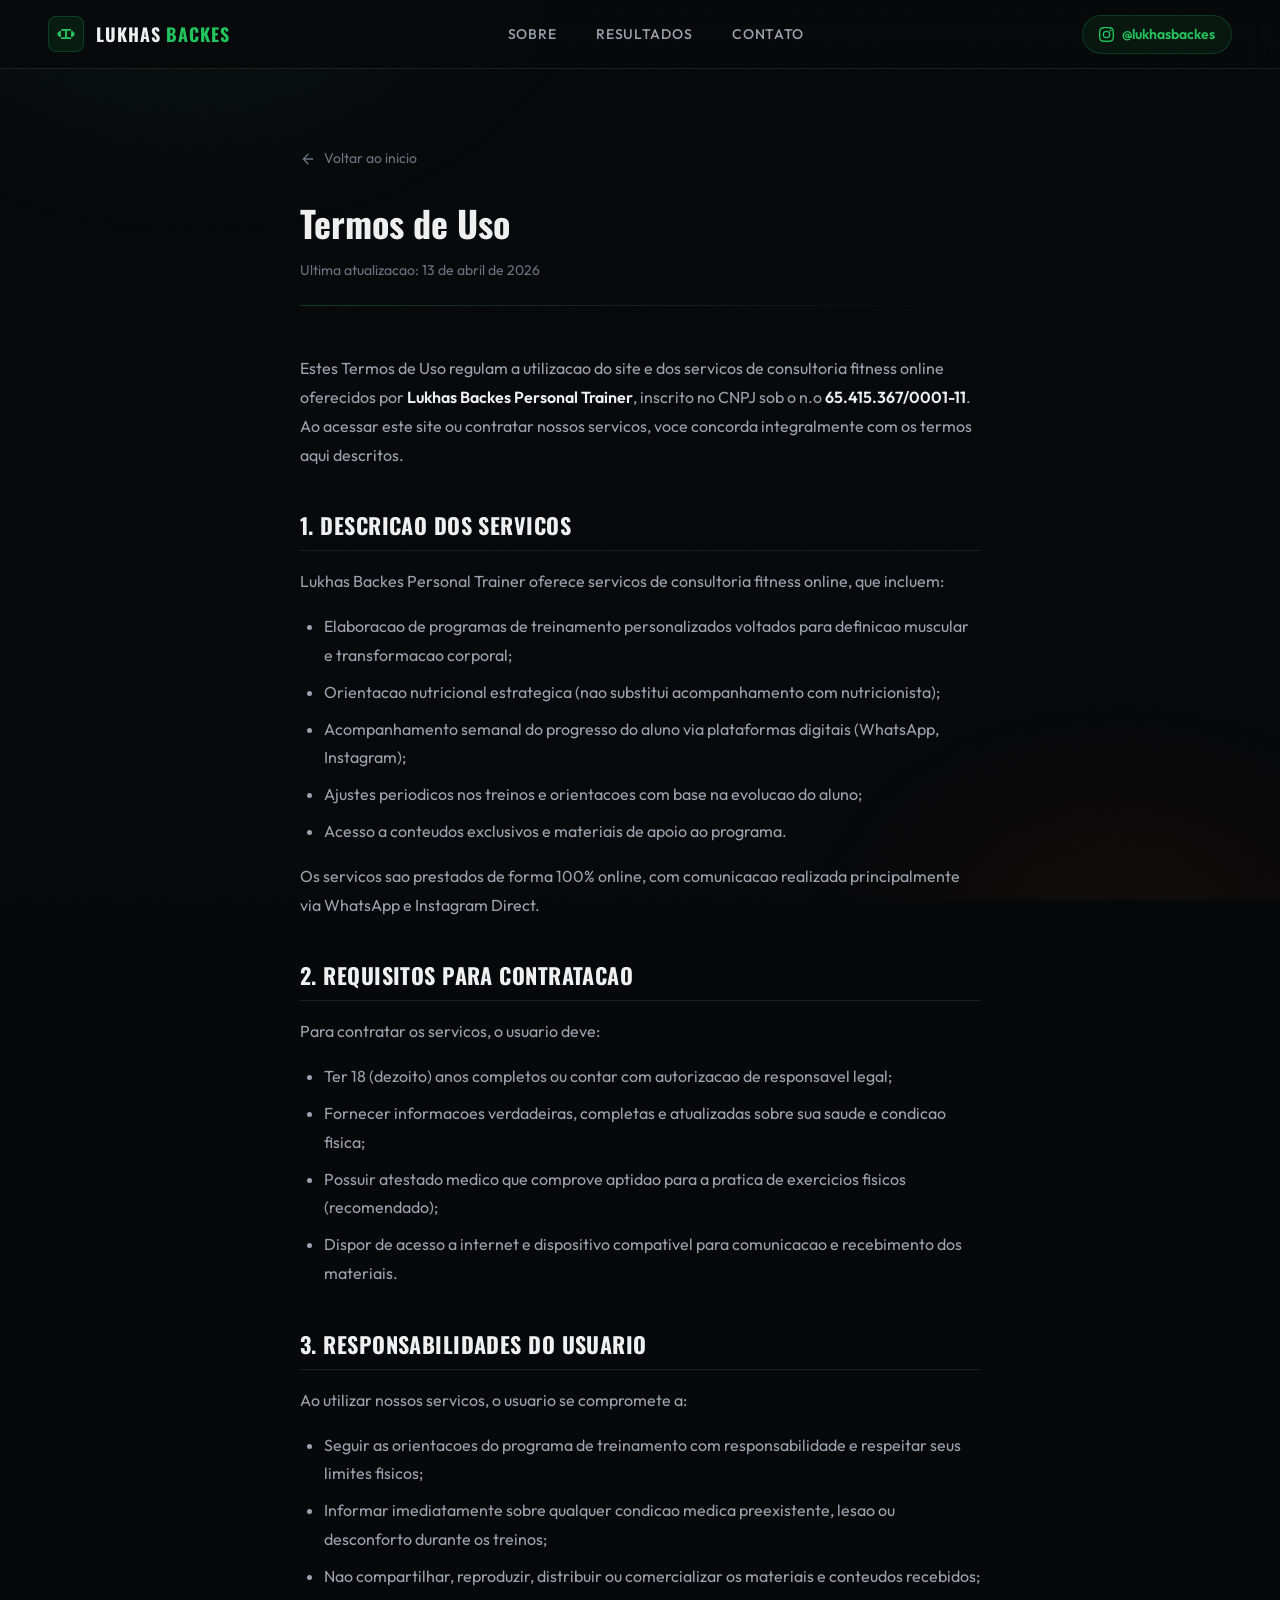
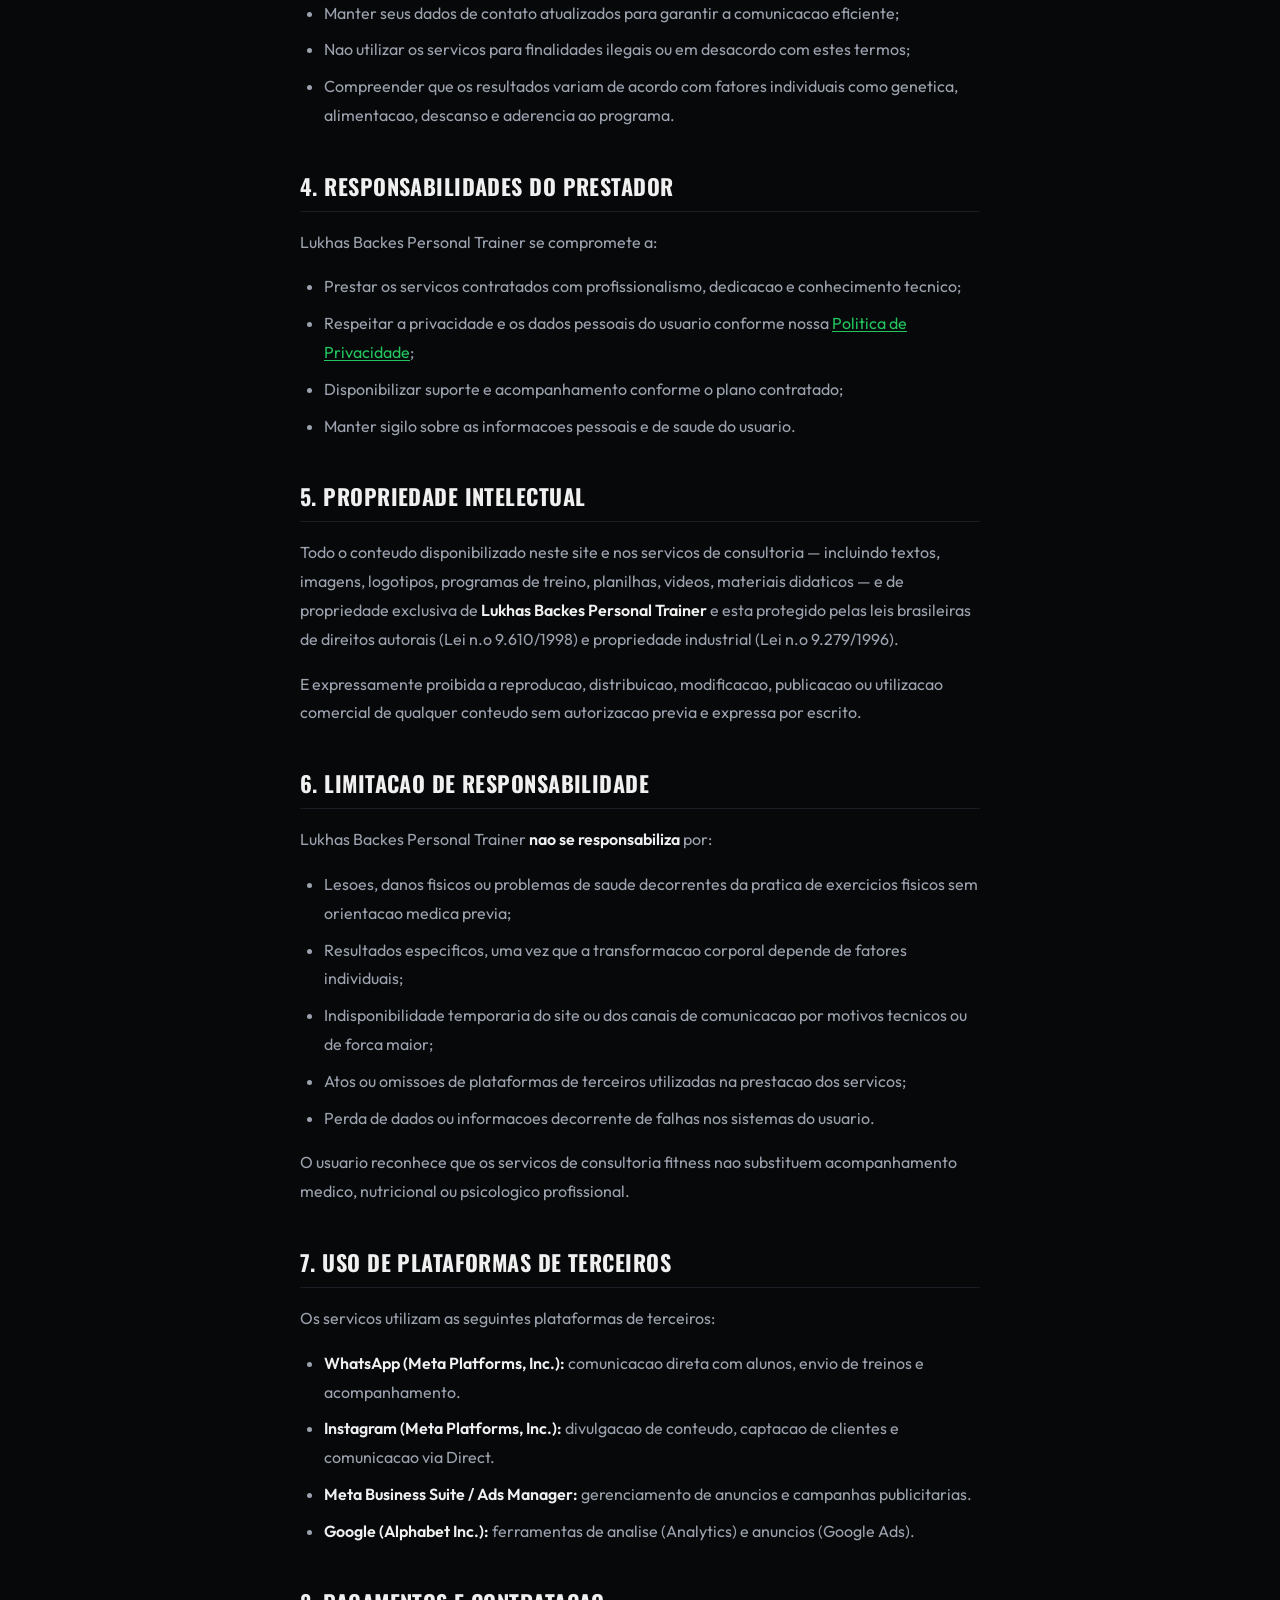
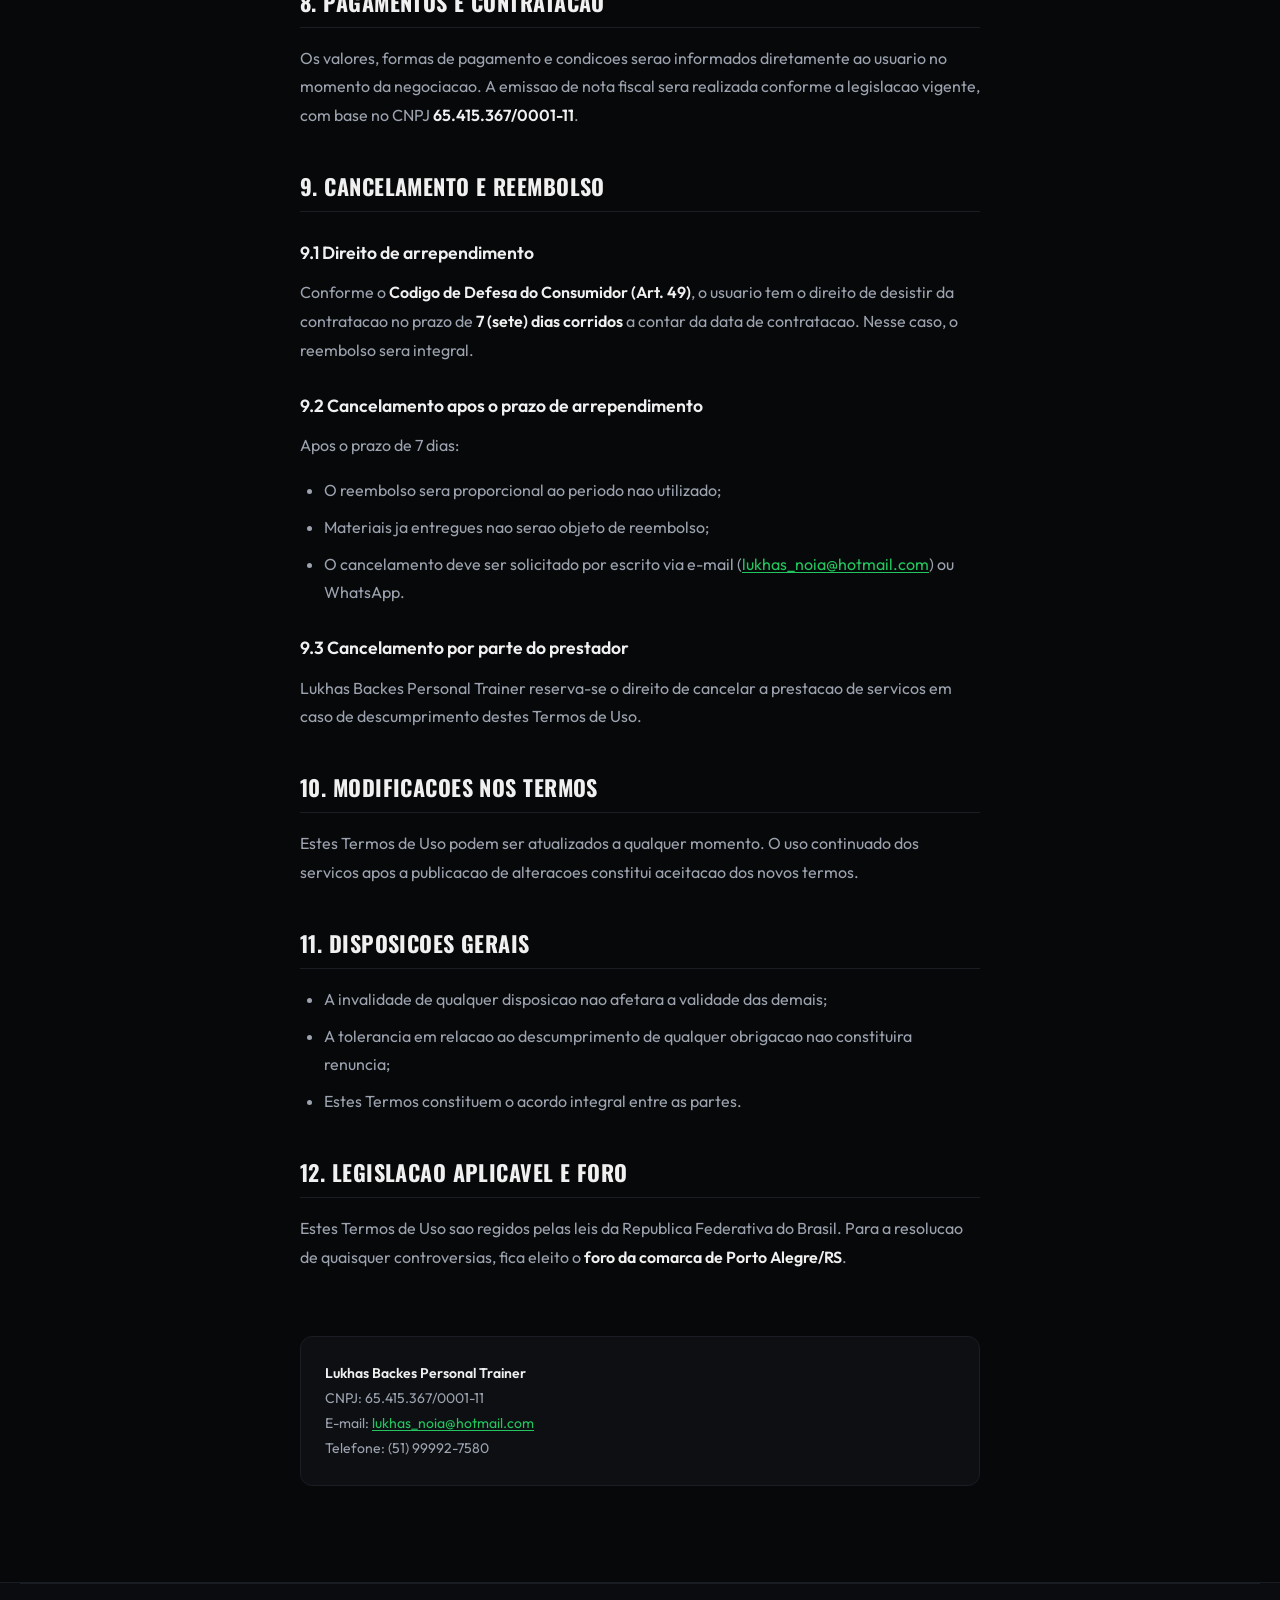
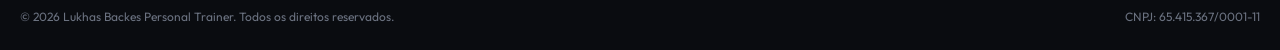
<file: termos/index.html>
<!DOCTYPE html>
<html lang="pt-BR">
<head>
  <meta charset="UTF-8">
  <meta name="viewport" content="width=device-width, initial-scale=1.0">
  <title>Termos de Uso | Lukhas Backes Personal Trainer</title>
  <meta name="description" content="Termos de uso dos servicos de consultoria fitness online de Lukhas Backes Personal Trainer.">
  <link rel="preconnect" href="https://fonts.googleapis.com">
  <link rel="preconnect" href="https://fonts.gstatic.com" crossorigin>
  <link href="https://fonts.googleapis.com/css2?family=Oswald:wght@400;500;600;700&family=Outfit:wght@300;400;500;600;700&display=swap" rel="stylesheet">
  <link rel="stylesheet" href="../assets/style.css">
</head>
<body>

<div class="bg-glow"></div>

<!-- Header -->
<header class="header">
  <nav>
    <a href="../" class="logo">
      <div class="logo-icon">
        <svg width="18" height="18" viewBox="0 0 24 24" fill="none" stroke="#22c55e" stroke-width="2.5" stroke-linecap="round" stroke-linejoin="round"><path d="M6.5 6.5h11M6.5 17.5h11M12 6.5v11M4 9v6M20 9v6M2 10.5v3M22 10.5v3"/></svg>
      </div>
      <div class="logo-text">
        <span>Lukhas</span>
        <span style="color: var(--green)">Backes</span>
      </div>
    </a>
    <div class="nav-links">
      <a href="../#sobre">Sobre</a>
      <a href="../#resultados">Resultados</a>
      <a href="../#contato">Contato</a>
    </div>
    <a href="https://instagram.com/lukhasbackes" target="_blank" rel="noopener noreferrer" class="insta-btn">
      <svg width="15" height="15" viewBox="0 0 24 24" fill="#22c55e"><path d="M12 2.163c3.204 0 3.584.012 4.85.07 3.252.148 4.771 1.691 4.919 4.919.058 1.265.069 1.645.069 4.849 0 3.205-.012 3.584-.069 4.849-.149 3.225-1.664 4.771-4.919 4.919-1.266.058-1.644.07-4.85.07-3.204 0-3.584-.012-4.849-.07-3.26-.149-4.771-1.699-4.919-4.92-.058-1.265-.07-1.644-.07-4.849 0-3.204.013-3.583.07-4.849.149-3.227 1.664-4.771 4.919-4.919 1.266-.057 1.645-.069 4.849-.069zM12 0C8.741 0 8.333.014 7.053.072 2.695.272.273 2.69.073 7.052.014 8.333 0 8.741 0 12c0 3.259.014 3.668.072 4.948.2 4.358 2.618 6.78 6.98 6.98C8.333 23.986 8.741 24 12 24c3.259 0 3.668-.014 4.948-.072 4.354-.2 6.782-2.618 6.979-6.98.059-1.28.073-1.689.073-4.948 0-3.259-.014-3.667-.072-4.947-.196-4.354-2.617-6.78-6.979-6.98C15.668.014 15.259 0 12 0zm0 5.838a6.162 6.162 0 100 12.324 6.162 6.162 0 000-12.324zM12 16a4 4 0 110-8 4 4 0 010 8zm6.406-11.845a1.44 1.44 0 100 2.881 1.44 1.44 0 000-2.881z"/></svg>
      <span>@lukhasbackes</span>
    </a>
  </nav>
</header>

<main style="position:relative;z-index:10;padding-top:68px">
  <section style="padding:80px 0 96px">
    <div style="max-width:720px;margin:0 auto;padding:0 20px">
      <div style="margin-bottom:48px">
        <a href="../" class="legal-back">
          <svg width="16" height="16" viewBox="0 0 24 24" fill="none" stroke="currentColor" stroke-width="2" stroke-linecap="round" stroke-linejoin="round"><path d="M19 12H5M12 19l-7-7 7-7"/></svg>
          Voltar ao inicio
        </a>
        <h1 style="font-family:var(--font-display);font-weight:700;font-size:clamp(1.75rem,4vw,2.25rem);line-height:1.2">Termos de Uso</h1>
        <p style="margin-top:16px;font-size:14px;color:var(--subtle)">Ultima atualizacao: 13 de abril de 2026</p>
        <div style="margin-top:24px;height:1px;background:linear-gradient(to right,#22c55e44,#1a1d24,transparent)"></div>
      </div>
      <div class="legal-content">
        <p>Estes Termos de Uso regulam a utilizacao do site e dos servicos de consultoria fitness online oferecidos por <strong>Lukhas Backes Personal Trainer</strong>, inscrito no CNPJ sob o n.o <strong>65.415.367/0001-11</strong>. Ao acessar este site ou contratar nossos servicos, voce concorda integralmente com os termos aqui descritos.</p>
        <h2>1. Descricao dos servicos</h2>
        <p>Lukhas Backes Personal Trainer oferece servicos de consultoria fitness online, que incluem:</p>
        <ul>
          <li>Elaboracao de programas de treinamento personalizados voltados para definicao muscular e transformacao corporal;</li>
          <li>Orientacao nutricional estrategica (nao substitui acompanhamento com nutricionista);</li>
          <li>Acompanhamento semanal do progresso do aluno via plataformas digitais (WhatsApp, Instagram);</li>
          <li>Ajustes periodicos nos treinos e orientacoes com base na evolucao do aluno;</li>
          <li>Acesso a conteudos exclusivos e materiais de apoio ao programa.</li>
        </ul>
        <p>Os servicos sao prestados de forma 100% online, com comunicacao realizada principalmente via WhatsApp e Instagram Direct.</p>
        <h2>2. Requisitos para contratacao</h2>
        <p>Para contratar os servicos, o usuario deve:</p>
        <ul>
          <li>Ter 18 (dezoito) anos completos ou contar com autorizacao de responsavel legal;</li>
          <li>Fornecer informacoes verdadeiras, completas e atualizadas sobre sua saude e condicao fisica;</li>
          <li>Possuir atestado medico que comprove aptidao para a pratica de exercicios fisicos (recomendado);</li>
          <li>Dispor de acesso a internet e dispositivo compativel para comunicacao e recebimento dos materiais.</li>
        </ul>
        <h2>3. Responsabilidades do usuario</h2>
        <p>Ao utilizar nossos servicos, o usuario se compromete a:</p>
        <ul>
          <li>Seguir as orientacoes do programa de treinamento com responsabilidade e respeitar seus limites fisicos;</li>
          <li>Informar imediatamente sobre qualquer condicao medica preexistente, lesao ou desconforto durante os treinos;</li>
          <li>Nao compartilhar, reproduzir, distribuir ou comercializar os materiais e conteudos recebidos;</li>
          <li>Manter seus dados de contato atualizados para garantir a comunicacao eficiente;</li>
          <li>Nao utilizar os servicos para finalidades ilegais ou em desacordo com estes termos;</li>
          <li>Compreender que os resultados variam de acordo com fatores individuais como genetica, alimentacao, descanso e aderencia ao programa.</li>
        </ul>
        <h2>4. Responsabilidades do prestador</h2>
        <p>Lukhas Backes Personal Trainer se compromete a:</p>
        <ul>
          <li>Prestar os servicos contratados com profissionalismo, dedicacao e conhecimento tecnico;</li>
          <li>Respeitar a privacidade e os dados pessoais do usuario conforme nossa <a href="../privacidade/">Politica de Privacidade</a>;</li>
          <li>Disponibilizar suporte e acompanhamento conforme o plano contratado;</li>
          <li>Manter sigilo sobre as informacoes pessoais e de saude do usuario.</li>
        </ul>
        <h2>5. Propriedade intelectual</h2>
        <p>Todo o conteudo disponibilizado neste site e nos servicos de consultoria &mdash; incluindo textos, imagens, logotipos, programas de treino, planilhas, videos, materiais didaticos &mdash; e de propriedade exclusiva de <strong>Lukhas Backes Personal Trainer</strong> e esta protegido pelas leis brasileiras de direitos autorais (Lei n.o 9.610/1998) e propriedade industrial (Lei n.o 9.279/1996).</p>
        <p>E expressamente proibida a reproducao, distribuicao, modificacao, publicacao ou utilizacao comercial de qualquer conteudo sem autorizacao previa e expressa por escrito.</p>
        <h2>6. Limitacao de responsabilidade</h2>
        <p>Lukhas Backes Personal Trainer <strong>nao se responsabiliza</strong> por:</p>
        <ul>
          <li>Lesoes, danos fisicos ou problemas de saude decorrentes da pratica de exercicios fisicos sem orientacao medica previa;</li>
          <li>Resultados especificos, uma vez que a transformacao corporal depende de fatores individuais;</li>
          <li>Indisponibilidade temporaria do site ou dos canais de comunicacao por motivos tecnicos ou de forca maior;</li>
          <li>Atos ou omissoes de plataformas de terceiros utilizadas na prestacao dos servicos;</li>
          <li>Perda de dados ou informacoes decorrente de falhas nos sistemas do usuario.</li>
        </ul>
        <p>O usuario reconhece que os servicos de consultoria fitness nao substituem acompanhamento medico, nutricional ou psicologico profissional.</p>
        <h2>7. Uso de plataformas de terceiros</h2>
        <p>Os servicos utilizam as seguintes plataformas de terceiros:</p>
        <ul>
          <li><strong>WhatsApp (Meta Platforms, Inc.):</strong> comunicacao direta com alunos, envio de treinos e acompanhamento.</li>
          <li><strong>Instagram (Meta Platforms, Inc.):</strong> divulgacao de conteudo, captacao de clientes e comunicacao via Direct.</li>
          <li><strong>Meta Business Suite / Ads Manager:</strong> gerenciamento de anuncios e campanhas publicitarias.</li>
          <li><strong>Google (Alphabet Inc.):</strong> ferramentas de analise (Analytics) e anuncios (Google Ads).</li>
        </ul>
        <h2>8. Pagamentos e contratacao</h2>
        <p>Os valores, formas de pagamento e condicoes serao informados diretamente ao usuario no momento da negociacao. A emissao de nota fiscal sera realizada conforme a legislacao vigente, com base no CNPJ <strong>65.415.367/0001-11</strong>.</p>
        <h2>9. Cancelamento e reembolso</h2>
        <h3>9.1 Direito de arrependimento</h3>
        <p>Conforme o <strong>Codigo de Defesa do Consumidor (Art. 49)</strong>, o usuario tem o direito de desistir da contratacao no prazo de <strong>7 (sete) dias corridos</strong> a contar da data de contratacao. Nesse caso, o reembolso sera integral.</p>
        <h3>9.2 Cancelamento apos o prazo de arrependimento</h3>
        <p>Apos o prazo de 7 dias:</p>
        <ul>
          <li>O reembolso sera proporcional ao periodo nao utilizado;</li>
          <li>Materiais ja entregues nao serao objeto de reembolso;</li>
          <li>O cancelamento deve ser solicitado por escrito via e-mail (<a href="mailto:lukhas_noia@hotmail.com">lukhas_noia@hotmail.com</a>) ou WhatsApp.</li>
        </ul>
        <h3>9.3 Cancelamento por parte do prestador</h3>
        <p>Lukhas Backes Personal Trainer reserva-se o direito de cancelar a prestacao de servicos em caso de descumprimento destes Termos de Uso.</p>
        <h2>10. Modificacoes nos termos</h2>
        <p>Estes Termos de Uso podem ser atualizados a qualquer momento. O uso continuado dos servicos apos a publicacao de alteracoes constitui aceitacao dos novos termos.</p>
        <h2>11. Disposicoes gerais</h2>
        <ul>
          <li>A invalidade de qualquer disposicao nao afetara a validade das demais;</li>
          <li>A tolerancia em relacao ao descumprimento de qualquer obrigacao nao constituira renuncia;</li>
          <li>Estes Termos constituem o acordo integral entre as partes.</li>
        </ul>
        <h2>12. Legislacao aplicavel e foro</h2>
        <p>Estes Termos de Uso sao regidos pelas leis da Republica Federativa do Brasil. Para a resolucao de quaisquer controversias, fica eleito o <strong>foro da comarca de Porto Alegre/RS</strong>.</p>
        <div class="legal-box">
          <p style="margin:0"><strong>Lukhas Backes Personal Trainer</strong><br>CNPJ: 65.415.367/0001-11<br>E-mail: <a href="mailto:lukhas_noia@hotmail.com">lukhas_noia@hotmail.com</a><br>Telefone: (51) 99992-7580</p>
        </div>
      </div>
    </div>
  </section>
</main>

<!-- Footer -->
<footer class="footer">
  <div class="container">
    <div class="footer-bottom">
      <p>&copy; 2026 Lukhas Backes Personal Trainer. Todos os direitos reservados.</p>
      <p>CNPJ: 65.415.367/0001-11</p>
    </div>
  </div>
</footer>

</body>
</html>
</file>
<file: assets/style.css>
/* ============================
   Lukhas Backes - Estilos
   ============================ */

/* Google Fonts importadas no HTML via <link> */

/* === RESET === */
*, *::before, *::after { margin: 0; padding: 0; box-sizing: border-box; }
html { scroll-behavior: smooth; }
a { color: inherit; text-decoration: none; }
ul, ol { list-style: none; }
img, svg, video { display: block; max-width: 100%; }
button, input, select, textarea { font: inherit; }

/* === VARIAVEIS === */
:root {
  --font-display: "Oswald", sans-serif;
  --font-body: "Outfit", sans-serif;
  --bg: #07080a;
  --fg: #f0f0f0;
  --green: #22c55e;
  --green-light: #4ade80;
  --orange: #f97316;
  --card: #0d0f13;
  --card-border: #1a1d24;
  --subtle: #6b7280;
  --muted: #9ca3af;
}

/* === BASE === */
body {
  background-color: var(--bg);
  color: var(--fg);
  font-family: var(--font-body);
  overflow-x: hidden;
  -webkit-font-smoothing: antialiased;
  -moz-osx-font-smoothing: grayscale;
  line-height: 1.5;
}

/* === NOISE TEXTURE === */
body::before {
  content: "";
  position: fixed;
  inset: 0;
  z-index: 9999;
  pointer-events: none;
  opacity: 0.02;
  background-image: url("data:image/svg+xml,%3Csvg viewBox='0 0 256 256' xmlns='http://www.w3.org/2000/svg'%3E%3Cfilter id='n'%3E%3CfeTurbulence type='fractalNoise' baseFrequency='0.9' numOctaves='4' stitchTiles='stitch'/%3E%3C/filter%3E%3Crect width='100%25' height='100%25' filter='url(%23n)'/%3E%3C/svg%3E");
  background-repeat: repeat;
  background-size: 200px 200px;
}

/* === AMBIENT GLOW === */
.bg-glow {
  position: fixed;
  inset: 0;
  z-index: 0;
  pointer-events: none;
  overflow: hidden;
}
.bg-glow::before {
  content: "";
  position: absolute;
  top: -40%;
  left: -20%;
  width: 70%;
  height: 70%;
  background: radial-gradient(ellipse, rgba(34,197,94,0.06) 0%, transparent 65%);
  animation: glowDrift 20s ease-in-out infinite alternate;
}
.bg-glow::after {
  content: "";
  position: absolute;
  bottom: -30%;
  right: -15%;
  width: 55%;
  height: 55%;
  background: radial-gradient(ellipse, rgba(249,115,22,0.04) 0%, transparent 65%);
  animation: glowDrift 25s ease-in-out infinite alternate-reverse;
}
@keyframes glowDrift {
  0% { transform: translate(0,0) scale(1); }
  100% { transform: translate(30px,20px) scale(1.08); }
}

/* === ANIMATIONS === */
@keyframes fadeUp {
  from { opacity: 0; transform: translateY(24px); }
  to { opacity: 1; transform: translateY(0); }
}
.fade-up { animation: fadeUp 0.7s ease-out both; }
.fade-up-1 { animation-delay: 0.1s; }
.fade-up-2 { animation-delay: 0.2s; }
.fade-up-3 { animation-delay: 0.3s; }
.fade-up-4 { animation-delay: 0.4s; }

/* === LAYOUT === */
.container {
  max-width: 1280px;
  margin: 0 auto;
  padding: 0 20px;
}

/* === HEADER === */
.header {
  position: fixed;
  top: 0;
  left: 0;
  right: 0;
  z-index: 50;
  background: rgba(7,8,10,0.88);
  backdrop-filter: blur(16px);
  -webkit-backdrop-filter: blur(16px);
  border-bottom: 1px solid var(--card-border);
}
.header nav {
  max-width: 1280px;
  height: 68px;
  margin: 0 auto;
  padding: 0 20px;
  display: flex;
  align-items: center;
  justify-content: space-between;
}
.header .logo {
  display: flex;
  align-items: center;
  gap: 12px;
}
.header .logo-icon {
  width: 36px;
  height: 36px;
  display: flex;
  align-items: center;
  justify-content: center;
  border-radius: 8px;
  background: rgba(34,197,94,0.1);
  border: 1px solid rgba(34,197,94,0.2);
}
.header .logo-text {
  display: none;
  align-items: baseline;
  gap: 6px;
  font-family: var(--font-display);
  font-size: 18px;
  font-weight: 700;
  letter-spacing: 0.05em;
  text-transform: uppercase;
}
.header .nav-links {
  display: none;
  align-items: center;
  gap: 40px;
}
.header .nav-links a {
  font-size: 14px;
  font-weight: 500;
  text-transform: uppercase;
  letter-spacing: 0.05em;
  color: var(--muted);
  transition: color 0.2s;
}
.header .nav-links a:hover { color: var(--fg); }
.header .insta-btn {
  display: flex;
  align-items: center;
  gap: 8px;
  border-radius: 9999px;
  padding: 8px 16px;
  font-size: 14px;
  font-weight: 600;
  color: var(--green);
  background: rgba(34,197,94,0.08);
  border: 1px solid rgba(34,197,94,0.2);
  transition: background 0.2s;
}
.header .insta-btn:hover { background: rgba(34,197,94,0.14); }
.header .insta-btn span { display: none; }

@media (min-width: 640px) {
  .header nav { padding: 0 32px; }
  .header .logo-text { display: flex; }
  .header .insta-btn span { display: inline; }
}
@media (min-width: 768px) {
  .header .nav-links { display: flex; }
}
@media (min-width: 1024px) {
  .header nav { padding: 0 48px; }
}

/* === HERO === */
.hero {
  position: relative;
  overflow: hidden;
  min-height: calc(100vh - 68px);
  padding-top: 68px;
}
.hero .container {
  display: flex;
  align-items: center;
  min-height: calc(100vh - 68px);
}
.hero-inner {
  padding: 80px 0;
  width: 100%;
}
.hero-content { max-width: 720px; }

/* Badge */
.hero .badge {
  display: inline-flex;
  align-items: center;
  gap: 8px;
  border-radius: 9999px;
  font-size: 11px;
  font-weight: 600;
  text-transform: uppercase;
  letter-spacing: 0.12em;
  padding: 6px 16px;
  color: var(--green);
  background: rgba(34,197,94,0.08);
  border: 1px solid rgba(34,197,94,0.18);
}

/* Headline */
.hero h1 {
  margin-top: 32px;
  font-family: var(--font-display);
  font-weight: 700;
  font-size: clamp(2.5rem, 6vw, 4.5rem);
  line-height: 1.08;
  letter-spacing: -0.02em;
}
.hero h1 .gradient {
  background-image: linear-gradient(135deg, #22c55e, #4ade80, #f97316);
  -webkit-background-clip: text;
  background-clip: text;
  color: transparent;
}

/* Subtitle */
.hero .subtitle {
  margin-top: 24px;
  max-width: 540px;
  font-size: clamp(1rem, 2vw, 1.25rem);
  line-height: 1.7;
  color: var(--muted);
}

/* CTAs */
.hero .ctas {
  margin-top: 40px;
  display: flex;
  flex-direction: column;
  gap: 16px;
}
@media (min-width: 640px) {
  .hero .ctas { flex-direction: row; align-items: center; }
}

/* Decorativos */
.hero .deco { position: absolute; inset: 0; pointer-events: none; }
.diagonal-line {
  position: absolute;
  width: 1px;
  height: 120px;
  background: linear-gradient(to bottom, transparent, #22c55e, transparent);
  transform: rotate(25deg);
  opacity: 0.2;
  display: none;
}
.deco-circle {
  position: absolute;
  border-radius: 50%;
  display: none;
}
@media (min-width: 1024px) {
  .diagonal-line, .deco-circle { display: block; }
}

/* Stats */
.stats-row {
  margin-top: 72px;
  display: flex;
  flex-wrap: wrap;
  align-items: center;
  gap: 40px;
}
.stats-row .stat-value {
  font-family: var(--font-display);
  font-weight: 700;
  font-size: clamp(1.75rem, 3vw, 2.5rem);
}
.stats-row .stat-label {
  margin-top: 6px;
  font-size: 11px;
  text-transform: uppercase;
  letter-spacing: 0.1em;
  color: var(--subtle);
}
.stats-divider {
  width: 1px;
  height: 40px;
  background: var(--card-border);
  display: none;
}
@media (min-width: 640px) { .stats-divider { display: block; } }

/* === BOTOES === */
.cta-btn {
  display: inline-flex;
  align-items: center;
  justify-content: center;
  gap: 12px;
  padding: 18px 36px;
  border-radius: 14px;
  background: var(--green);
  color: #000;
  font-family: var(--font-display);
  font-weight: 700;
  font-size: 15px;
  text-transform: uppercase;
  letter-spacing: 0.06em;
  position: relative;
  overflow: hidden;
  transition: transform 0.2s, box-shadow 0.2s;
  border: none;
  cursor: pointer;
}
.cta-btn::before {
  content: "";
  position: absolute;
  inset: 0;
  background: linear-gradient(135deg, rgba(255,255,255,0.12), transparent);
  opacity: 0;
  transition: opacity 0.3s;
}
.cta-btn:hover::before { opacity: 1; }
.cta-btn:hover {
  transform: translateY(-2px);
  box-shadow: 0 6px 28px rgba(34,197,94,0.35);
}

.btn-secondary {
  display: inline-flex;
  align-items: center;
  justify-content: center;
  padding: 18px 36px;
  border-radius: 14px;
  border: 1px solid var(--card-border);
  font-family: var(--font-display);
  font-weight: 600;
  font-size: 15px;
  text-transform: uppercase;
  letter-spacing: 0.06em;
  color: var(--muted);
  transition: color 0.2s;
}
.btn-secondary:hover { color: var(--fg); }

/* === SECOES === */
.section { padding: 96px 0; }
.section-label {
  font-family: var(--font-display);
  font-weight: 600;
  font-size: 12px;
  letter-spacing: 0.2em;
  text-transform: uppercase;
}
.section-title {
  margin-top: 16px;
  font-family: var(--font-display);
  font-weight: 700;
  font-size: clamp(1.75rem, 3vw, 2.25rem);
  line-height: 1.2;
}
.section-desc {
  margin-top: 16px;
  color: var(--muted);
  line-height: 1.7;
  max-width: 480px;
}
.section-desc.centered { margin-left: auto; margin-right: auto; }

/* === SOBRE === */
.sobre-grid {
  display: none;
  grid-template-columns: 1fr 1fr;
  gap: 64px;
  align-items: center;
}
.sobre-mobile { display: flex; flex-direction: column; gap: 48px; }
@media (min-width: 768px) {
  .sobre-grid { display: grid; }
  .sobre-mobile { display: none; }
}

/* Card perfil */
.perfil-wrapper {
  position: relative;
  width: 100%;
  max-width: 360px;
  aspect-ratio: 1;
  margin: 0 auto;
}
.perfil-wrapper.mobile { width: 280px; height: 280px; }
.perfil-bg {
  position: absolute;
  inset: 16px;
  border-radius: 24px;
  border: 1px solid rgba(34,197,94,0.12);
  transform: rotate(3deg);
}
.perfil-card {
  position: absolute;
  inset: 0;
  border-radius: 24px;
  display: flex;
  flex-direction: column;
  align-items: center;
  justify-content: center;
  background: linear-gradient(135deg, rgba(34,197,94,0.06), #0d0f13, rgba(249,115,22,0.03));
  border: 1px solid var(--card-border);
  padding: 32px;
}
.perfil-icon {
  width: 80px;
  height: 80px;
  display: flex;
  align-items: center;
  justify-content: center;
  border-radius: 16px;
  background: rgba(34,197,94,0.1);
  border: 1px solid rgba(34,197,94,0.2);
  color: var(--green);
  margin-bottom: 24px;
}
.perfil-card .name {
  font-family: var(--font-display);
  font-size: 1.5rem;
  font-weight: 700;
  letter-spacing: 0.05em;
  text-transform: uppercase;
  text-align: center;
}
.perfil-card .role {
  color: var(--green);
  font-weight: 600;
  text-transform: uppercase;
  font-size: 14px;
  margin-top: 8px;
  letter-spacing: 0.15em;
}
.perfil-card .divider {
  margin-top: 24px;
  width: 64px;
  height: 1px;
  background: var(--card-border);
}
.perfil-card .cref {
  margin-top: 16px;
  color: var(--subtle);
  text-transform: uppercase;
  font-size: 11px;
  letter-spacing: 0.15em;
}

/* Texto sobre */
.sobre-text p {
  color: var(--muted);
  line-height: 1.75;
}
.sobre-text .paragraphs {
  margin-top: 28px;
  display: flex;
  flex-direction: column;
  gap: 16px;
}

/* Checklist */
.checklist {
  margin-top: 32px;
  display: flex;
  flex-direction: column;
  gap: 14px;
}
.checklist li {
  display: flex;
  align-items: center;
  gap: 12px;
}
.checklist .check-icon {
  width: 24px;
  height: 24px;
  flex-shrink: 0;
  display: flex;
  align-items: center;
  justify-content: center;
  border-radius: 50%;
  background: rgba(34,197,94,0.1);
}
.checklist span { color: var(--muted); font-size: 14px; }

/* === RESULTADOS === */
.stats-grid {
  display: grid;
  grid-template-columns: repeat(auto-fit, minmax(220px, 1fr));
  gap: 20px;
}
.stat-card {
  padding: 36px 24px;
  background: var(--card);
  border: 1px solid var(--card-border);
  border-radius: 16px;
  text-align: center;
  transition: transform 0.3s, box-shadow 0.3s;
}
.stat-card:hover {
  transform: translateY(-4px);
  box-shadow: 0 12px 40px rgba(34,197,94,0.08);
}
.stat-card .icon-wrap {
  width: 56px;
  height: 56px;
  display: flex;
  align-items: center;
  justify-content: center;
  border-radius: 12px;
  margin: 0 auto 20px;
}
.stat-card .value {
  font-family: var(--font-display);
  font-weight: 700;
  font-size: 2.25rem;
}
.stat-card .label {
  margin-top: 10px;
  color: var(--subtle);
  font-weight: 500;
  text-transform: uppercase;
  font-size: 12px;
  letter-spacing: 0.08em;
}

/* === METODOLOGIA === */
.metodo-box {
  background: var(--card);
  border: 1px solid var(--card-border);
  border-radius: 16px;
  padding: clamp(28px, 4vw, 56px);
}
.metodo-grid {
  display: none;
  grid-template-columns: 1fr 1fr;
  gap: 56px;
  align-items: center;
}
.metodo-mobile { display: flex; flex-direction: column; gap: 36px; }
@media (min-width: 768px) {
  .metodo-grid { display: grid; }
  .metodo-mobile { display: none; }
}
.steps {
  display: flex;
  flex-direction: column;
  gap: 28px;
}
.step {
  display: flex;
  gap: 20px;
}
.step-num {
  font-family: var(--font-display);
  font-weight: 700;
  font-size: 1.5rem;
  color: rgba(34,197,94,0.25);
  width: 40px;
  flex-shrink: 0;
}
.step h4 {
  font-family: var(--font-display);
  font-weight: 700;
  text-transform: uppercase;
  font-size: 13px;
  letter-spacing: 0.06em;
}
.step p {
  margin-top: 6px;
  color: var(--subtle);
  font-size: 14px;
  line-height: 1.65;
}

/* === CONTATO === */
.contact-grid {
  display: grid;
  grid-template-columns: repeat(auto-fit, minmax(240px, 1fr));
  gap: 20px;
  max-width: 800px;
  margin: 0 auto;
}
.contact-card {
  display: flex;
  flex-direction: column;
  align-items: center;
  text-align: center;
  padding: 36px 24px;
  background: var(--card);
  border: 1px solid var(--card-border);
  border-radius: 16px;
  transition: transform 0.2s, border-color 0.2s, box-shadow 0.2s;
}
.contact-card:hover {
  transform: translateY(-3px);
  border-color: rgba(34,197,94,0.2);
  box-shadow: 0 8px 30px rgba(34,197,94,0.06);
}
.contact-card .icon-wrap {
  width: 56px;
  height: 56px;
  display: flex;
  align-items: center;
  justify-content: center;
  border-radius: 12px;
  margin-bottom: 20px;
}
.contact-card h4 {
  font-family: var(--font-display);
  font-weight: 700;
  text-transform: uppercase;
  font-size: 14px;
  letter-spacing: 0.06em;
  margin-bottom: 8px;
}
.contact-card .info {
  color: var(--subtle);
  font-size: 14px;
  word-break: break-all;
}
.cta-final {
  margin-top: 56px;
  display: flex;
  flex-direction: column;
  align-items: center;
  text-align: center;
}
.cta-final .cnpj {
  margin-top: 24px;
  color: var(--subtle);
  font-size: 12px;
}

/* === FOOTER === */
.footer {
  background: #0a0c10;
  border-top: 1px solid var(--card-border);
}
.footer-grid {
  display: grid;
  grid-template-columns: repeat(auto-fit, minmax(220px, 1fr));
  gap: 40px;
  padding: 56px 0;
}
.footer h4 {
  font-family: var(--font-display);
  font-size: 12px;
  font-weight: 600;
  letter-spacing: 0.1em;
  text-transform: uppercase;
  color: var(--muted);
  margin-bottom: 20px;
}
.footer .brand-text {
  font-size: 14px;
  color: var(--subtle);
  line-height: 1.6;
  max-width: 280px;
}
.footer .brand-name {
  font-family: var(--font-display);
  font-size: 16px;
  font-weight: 700;
  letter-spacing: 0.05em;
  text-transform: uppercase;
  margin-bottom: 20px;
  display: flex;
  align-items: center;
  gap: 8px;
}
.footer ul { display: flex; flex-direction: column; gap: 12px; }
.footer ul a {
  font-size: 14px;
  color: var(--subtle);
  transition: color 0.2s;
}
.footer ul a:hover { color: var(--green); }
.footer .cnpj-line { padding-top: 4px; font-size: 12px; color: var(--subtle); }
.footer-bottom {
  display: flex;
  flex-direction: column;
  gap: 12px;
  padding: 24px 0;
  border-top: 1px solid var(--card-border);
  font-size: 12px;
  color: var(--subtle);
}
@media (min-width: 640px) {
  .footer-bottom { flex-direction: row; justify-content: space-between; align-items: center; }
}

/* === LEGAL PAGES === */
.legal-content h2 {
  font-family: var(--font-display);
  font-size: 1.375rem;
  font-weight: 700;
  color: var(--fg);
  margin-top: 2.5rem;
  margin-bottom: 1rem;
  padding-bottom: 0.5rem;
  border-bottom: 1px solid var(--card-border);
  letter-spacing: 0.02em;
  text-transform: uppercase;
}
.legal-content h3 {
  font-size: 1.1rem;
  font-weight: 600;
  color: var(--fg);
  margin-top: 1.75rem;
  margin-bottom: 0.75rem;
}
.legal-content p {
  color: var(--muted);
  line-height: 1.8;
  margin-bottom: 1rem;
}
.legal-content ul, .legal-content ol {
  color: var(--muted);
  line-height: 1.8;
  margin-bottom: 1rem;
  padding-left: 1.5rem;
  list-style: disc;
}
.legal-content li { margin-bottom: 0.5rem; }
.legal-content strong { color: var(--fg); font-weight: 600; }
.legal-content a { color: var(--green); text-decoration: underline; text-underline-offset: 2px; }
.legal-back {
  display: inline-flex;
  align-items: center;
  gap: 8px;
  font-size: 14px;
  color: var(--subtle);
  margin-bottom: 32px;
  transition: color 0.2s;
}
.legal-back:hover { color: var(--green); }
.legal-box {
  margin-top: 64px;
  padding: 24px;
  background: var(--card);
  border: 1px solid var(--card-border);
  border-radius: 12px;
  font-size: 14px;
  color: var(--muted);
  line-height: 1.8;
}
.legal-box strong { color: var(--fg); }
.legal-box a { color: var(--green); text-decoration: underline; text-underline-offset: 2px; }

/* === SCROLLBAR === */
::-webkit-scrollbar { width: 6px; }
::-webkit-scrollbar-track { background: transparent; }
::-webkit-scrollbar-thumb { background: var(--card-border); border-radius: 3px; }
::-webkit-scrollbar-thumb:hover { background: #2a2d34; }
</file>
